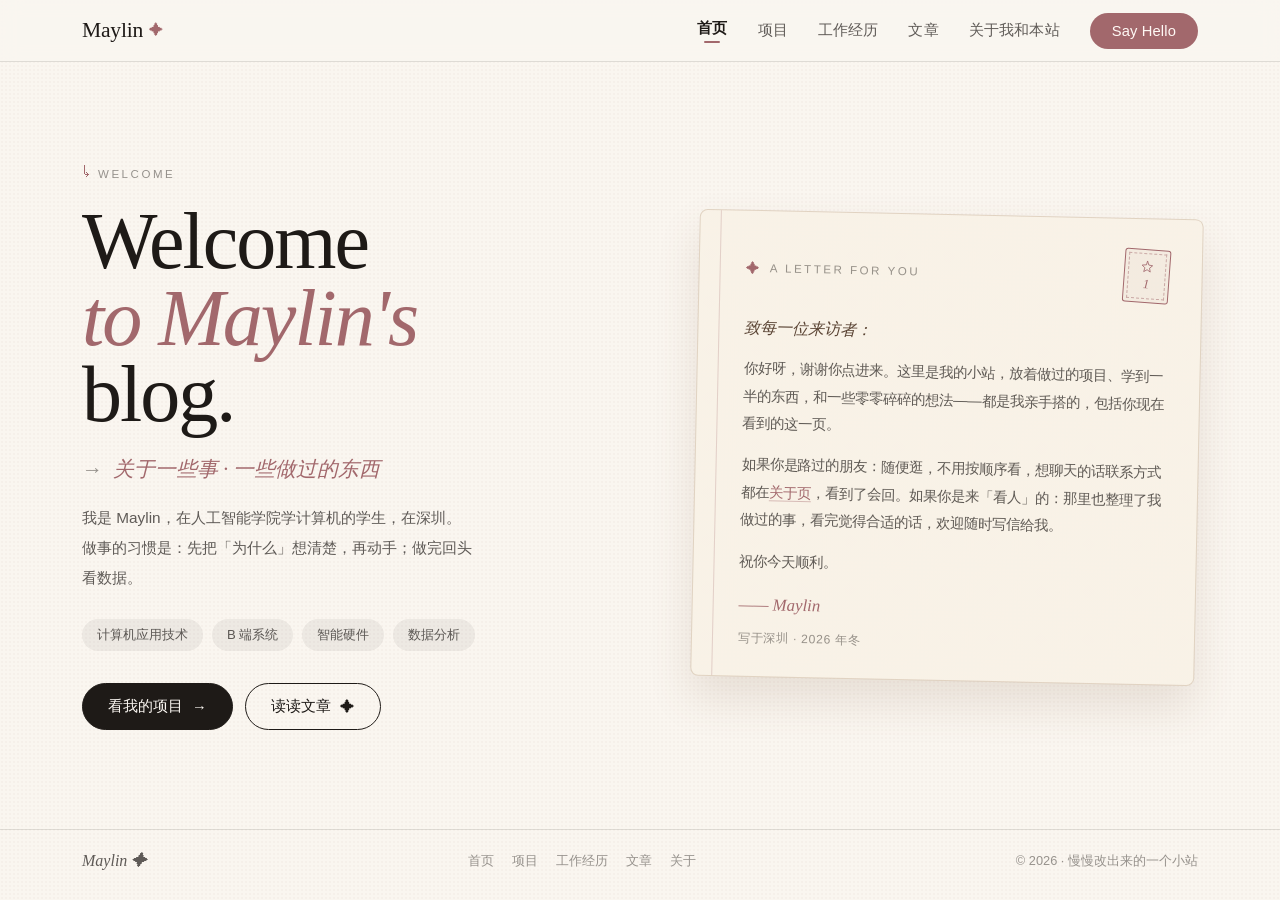
<file: index.html>
<!DOCTYPE html>
<html lang="zh-CN">
<head>
  <meta charset="UTF-8" />
  <meta name="viewport" content="width=device-width, initial-scale=1.0" />
  <link rel="icon" type="image/svg+xml" href="favicon.svg" />
  <link rel="icon" type="image/png" href="favicon.png" />
  <title>Maylin's blog ✦ 首页</title>
  <meta name="description" content="欢迎来到 Maylin 的博客：记录做过的项目、正在学的东西，和一些零零碎碎的想法。" />
  <meta name="author" content="Maylin" />
  <meta property="og:title" content="Maylin's blog" />
  <meta property="og:description" content="记录做过的项目、正在学的东西，和一些零零碎碎的想法。" />
  <meta property="og:type" content="website" />
  <link rel="stylesheet" href="styles.css?v=20261121" />
</head>
<body>
<div class="page">

  <!-- ===================== 导航（四个页面共用结构） ===================== -->
  <header class="nav">
    <div class="nav-inner">
      <a class="brand" href="index.html">Maylin <span class="star">✦</span></a>
      <button class="menu-btn" id="menuBtn" aria-expanded="false" aria-controls="navLinks" aria-label="打开菜单">☰</button>
      <ul class="nav-links" id="navLinks">
        <li><a class="active" href="index.html">首页</a></li>
        <li><a href="projects.html">项目</a></li>
        <li><a href="experience.html">工作经历</a></li>
        <li><a href="posts.html">文章</a></li>
        <li><a href="about.html">关于我和本站</a></li>
        <li><a class="nav-cta" href="about.html#contact">Say Hello</a></li>
      </ul>
    </div>
  </header>

  <main>
    <!-- ===================== 首屏：欢迎来到 Maylin 的博客 ===================== -->
    <div class="shell">
      <div class="wrap">
        <div class="hero-grid">
          <div>
            <p class="eyebrow"><span class="arrow">↳</span> welcome</p>

            <h1 class="display">
              <span>Welcome</span>
              <span class="italic">to Maylin's</span>
              <span>blog.</span>
            </h1>

            <p class="italic-line">关于一些事 · 一些做过的东西</p>

            <p class="lead">
              我是 Maylin，在人工智能学院学计算机的学生，在深圳。
              做事的习惯是：先把「为什么」想清楚，再动手；做完回头看数据。
            </p>

            <ul class="pills">
              <li>计算机应用技术</li>
              <li>B 端系统</li>
              <li>智能硬件</li>
              <li>数据分析</li>
            </ul>

            <div class="actions">
              <a class="btn btn-dark" href="projects.html">看我的项目 <span aria-hidden="true">→</span></a>
              <a class="btn btn-outline" href="posts.html">读读文章 <span aria-hidden="true">✦</span></a>
            </div>
          </div>

          <!-- 右侧：写给来访者的一封信 -->
          <div class="card-stage">
            <figure class="letter-card" aria-label="Maylin 写给来访者的话">
              <div class="letter-head">
                <span class="letter-mark" aria-hidden="true">✦</span>
                <span class="letter-title">a letter for you</span>
                <span class="stamp" aria-hidden="true">
                  <svg viewBox="0 0 24 24" width="14" height="14" fill="none" stroke="currentColor" stroke-width="1.4" stroke-linecap="round" stroke-linejoin="round" aria-hidden="true"><path d="M12 2l2.4 6.2L21 9l-5 4.4 1.6 6.6L12 16.4 6.4 20l1.6-6.6L3 9l6.6-.8z"/></svg>
                  <span class="stamp-val">1</span>
                </span>
              </div>
              <div class="letter-body">
                <p class="salut">致每一位来访者：</p>
                <p>你好呀，谢谢你点进来。这里是我的小站，放着做过的项目、学到一半的东西，和一些零零碎碎的想法——都是我亲手搭的，包括你现在看到的这一页。</p>
                <p>如果你是路过的朋友：随便逛，不用按顺序看，想聊天的话联系方式都在<a href="about.html">关于页</a>，看到了会回。如果你是来「看人」的：那里也整理了我做过的事，看完觉得合适的话，欢迎随时写信给我。</p>
                <p>祝你今天顺利。</p>
                <p class="sign">—— Maylin<span class="sign-note">写于深圳 · 2026 年冬</span></p>
              </div>
            </figure>
          </div>
        </div>
      </div>
    </div>
  </main>

  <!-- ===================== 页脚 ===================== -->
  <footer class="site">
    <div class="wrap foot-inner">
      <span class="f-brand">Maylin ✦</span>
      <nav class="foot-nav" aria-label="页脚导航">
        <a href="index.html">首页</a>
        <a href="projects.html">项目</a>
        <a href="experience.html">工作经历</a>
        <a href="posts.html">文章</a>
        <a href="about.html">关于</a>
      </nav>
      <span>© 2026 · 慢慢改出来的一个小站</span>
    </div>
  </footer>
</div>

<script src="script.js?v=20261121"></script>
</body>
</html>
</file>
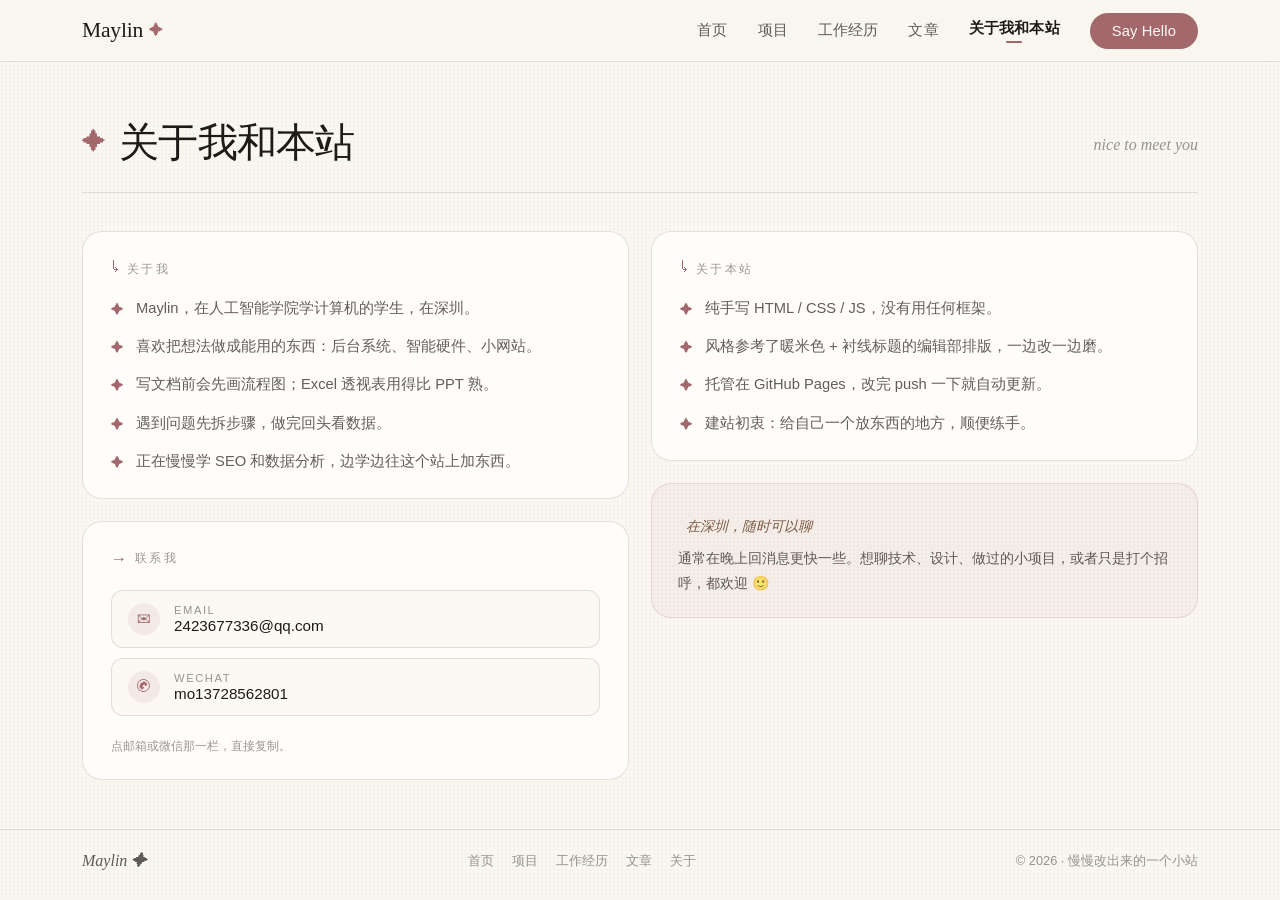
<file: about.html>
<!DOCTYPE html>
<html lang="zh-CN">
<head>
  <meta charset="UTF-8" />
  <meta name="viewport" content="width=device-width, initial-scale=1.0" />
  <link rel="icon" type="image/svg+xml" href="favicon.svg" />
  <link rel="icon" type="image/png" href="favicon.png" />
  <title>关于我和本站 · Maylin's blog</title>
  <meta name="description" content="关于 Maylin 和这个博客：我是谁、这个站怎么做的、怎么联系我。" />
  <meta name="author" content="Maylin" />
  <link rel="stylesheet" href="styles.css?v=20261121" />
</head>
<body>
<div class="page">

  <header class="nav">
    <div class="nav-inner">
      <a class="brand" href="index.html">Maylin <span class="star">✦</span></a>
      <button class="menu-btn" id="menuBtn" aria-expanded="false" aria-controls="navLinks" aria-label="打开菜单">☰</button>
      <ul class="nav-links" id="navLinks">
        <li><a href="index.html">首页</a></li>
        <li><a href="projects.html">项目</a></li>
        <li><a href="experience.html">工作经历</a></li>
        <li><a href="posts.html">文章</a></li>
        <li><a class="active" href="about.html">关于我和本站</a></li>
        <li><a class="nav-cta" href="#contact">Say Hello</a></li>
      </ul>
    </div>
  </header>

  <main>
    <div class="shell">
      <div class="wrap">
        <div class="section-title-row">
          <h1 class="sec-title"><span class="star">✦</span> 关于我和本站</h1>
          <p class="sec-note">nice to meet you</p>
        </div>
        <div class="rule"></div>

        <div class="two-col">
          <!-- 左：关于我 + 联系方式 -->
          <div id="contact">
            <div class="panel">
              <p class="panel-label"><span class="arrow">↳</span> 关于我</p>
              <ul class="fact-list">
                <li><span class="mark">✦</span><span>Maylin，在人工智能学院学计算机的学生，在深圳。</span></li>
                <li><span class="mark">✦</span><span>喜欢把想法做成能用的东西：后台系统、智能硬件、小网站。</span></li>
                <li><span class="mark">✦</span><span>写文档前会先画流程图；Excel 透视表用得比 PPT 熟。</span></li>
                <li><span class="mark">✦</span><span>遇到问题先拆步骤，做完回头看数据。</span></li>
                <li><span class="mark">✦</span><span>正在慢慢学 SEO 和数据分析，边学边往这个站上加东西。</span></li>
              </ul>
            </div>

            <div class="panel" style="margin-top: 22px;">
              <p class="panel-label"><span class="arrow">→</span> 联系我</p>
              <ul class="row-list">
                <li>
                  <!-- 点一下复制邮箱：招聘方多在网页版邮箱里发信，复制比唤起客户端更稳 -->
                  <button class="row" type="button" data-copy="2423677336@qq.com" data-copy-label="邮箱">
                    <span class="icon" aria-hidden="true">✉</span>
                    <span class="text">
                      <span class="label">Email</span>
                      <span class="value">2423677336@qq.com</span>
                    </span>
                  </button>
                </li>
                <li>
                  <button class="row" type="button" data-copy="mo13728562801" data-copy-label="微信号">
                    <span class="icon" aria-hidden="true">✆</span>
                    <span class="text">
                      <span class="label">WeChat</span>
                      <span class="value">mo13728562801</span>
                    </span>
                  </button>
                </li>
              </ul>
              <p class="copy-hint" id="copyHint" role="status" aria-live="polite">点邮箱或微信那一栏，直接复制。</p>
            </div>
          </div>

          <!-- 右：关于本站 -->
          <div>
            <div class="panel">
              <p class="panel-label"><span class="arrow">↳</span> 关于本站</p>
              <ul class="fact-list">
                <li><span class="mark">✦</span><span>纯手写 HTML / CSS / JS，没有用任何框架。</span></li>
                <li><span class="mark">✦</span><span>风格参考了暖米色 + 衬线标题的编辑部排版，一边改一边磨。</span></li>
                <li><span class="mark">✦</span><span>托管在 GitHub Pages，改完 push 一下就自动更新。</span></li>
                <li><span class="mark">✦</span><span>建站初衷：给自己一个放东西的地方，顺便练手。</span></li>
              </ul>
            </div>

            <div class="status-card">
              <p class="status-top"><span class="dot"></span>在深圳，随时可以聊</p>
              <p>通常在晚上回消息更快一些。想聊技术、设计、做过的小项目，或者只是打个招呼，都欢迎 🙂</p>
            </div>
          </div>
        </div>
      </div>
    </div>
  </main>

  <footer class="site">
    <div class="wrap foot-inner">
      <span class="f-brand">Maylin ✦</span>
      <nav class="foot-nav" aria-label="页脚导航">
        <a href="index.html">首页</a>
        <a href="projects.html">项目</a>
        <a href="experience.html">工作经历</a>
        <a href="posts.html">文章</a>
        <a href="about.html">关于</a>
      </nav>
      <span>© 2026 · 慢慢改出来的一个小站</span>
    </div>
  </footer>
</div>

<script src="script.js?v=20261121"></script>
</body>
</html>
</file>
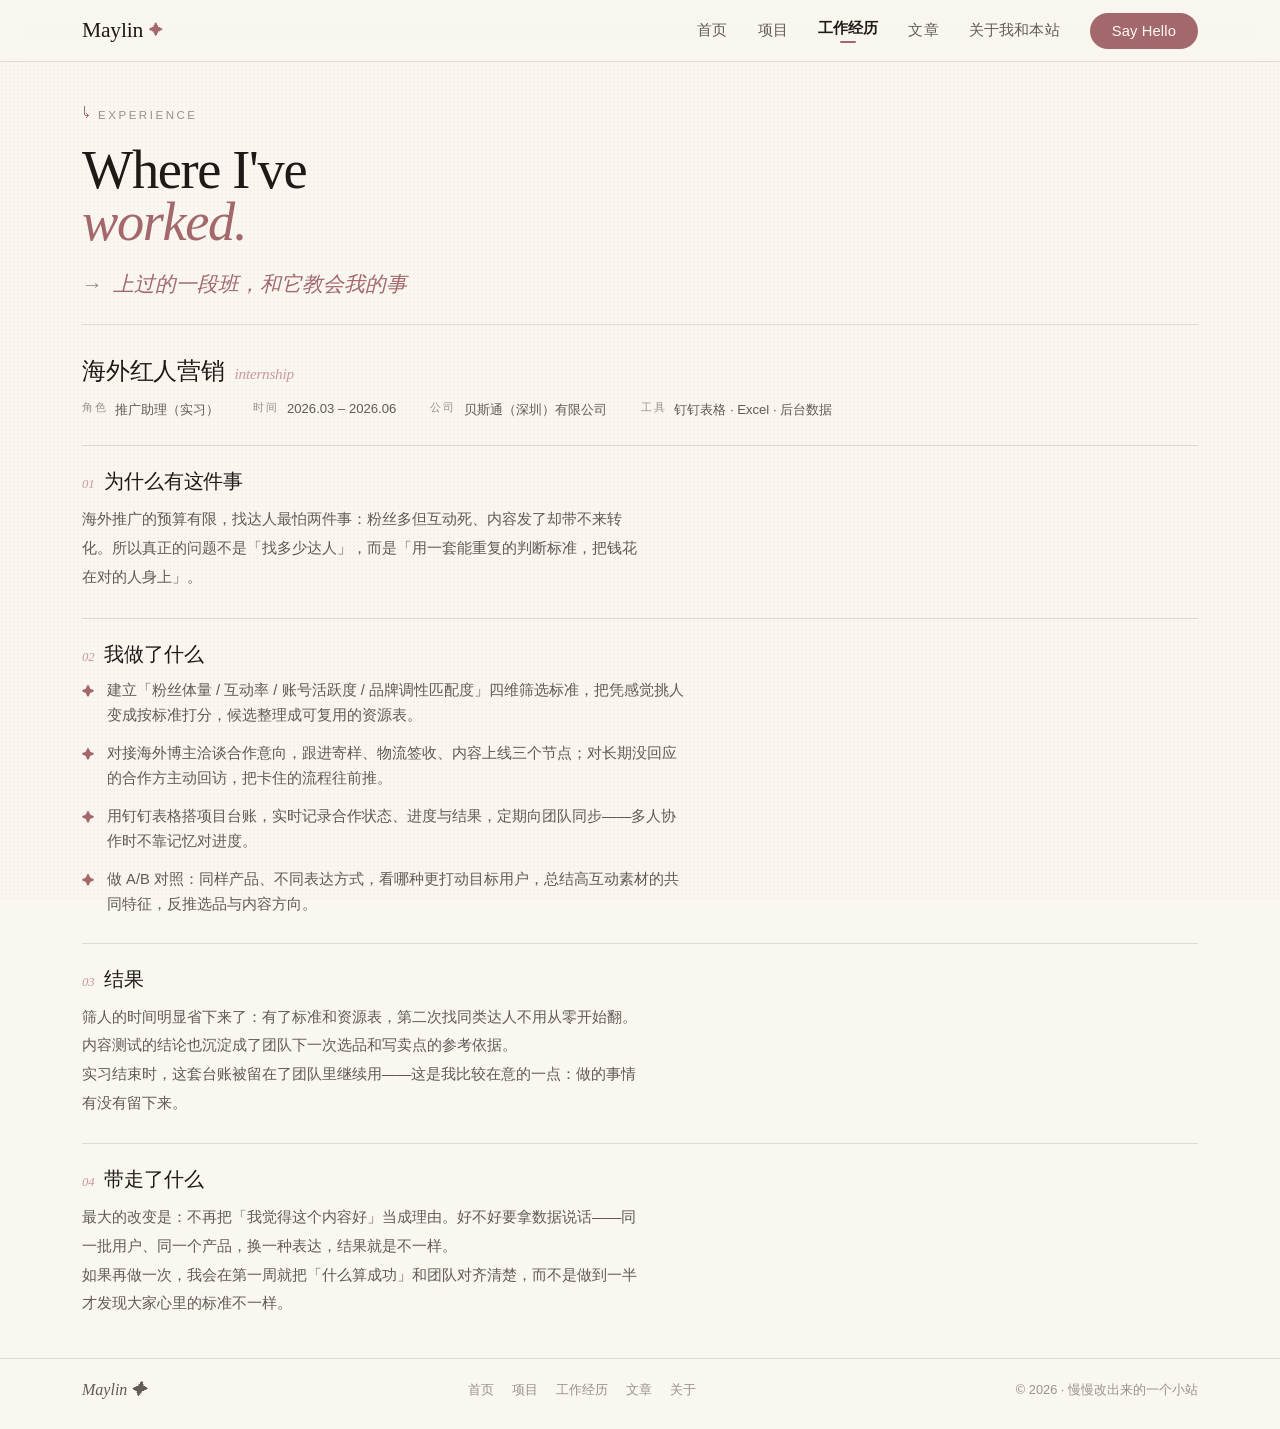
<file: experience.html>
<!DOCTYPE html>
<html lang="zh-CN">
<head>
  <meta charset="UTF-8" />
  <meta name="viewport" content="width=device-width, initial-scale=1.0" />
  <link rel="icon" type="image/svg+xml" href="favicon.svg" />
  <link rel="icon" type="image/png" href="favicon.png" />
  <title>工作经历 · Maylin's blog</title>
  <meta name="description" content="Maylin 的工作经历：海外红人营销推广助理实习——筛选达人、跟进内容、对照测试与数据复盘。" />
  <meta name="author" content="Maylin" />
  <meta property="og:title" content="工作经历 · Maylin's blog" />
  <meta property="og:description" content="实习期间做的事：海外红人营销。" />
  <meta property="og:type" content="website" />
  <link rel="stylesheet" href="styles.css?v=20261121" />
</head>
<body>
<div class="page">

  <header class="nav">
    <div class="nav-inner">
      <a class="brand" href="index.html">Maylin <span class="star">✦</span></a>
      <button class="menu-btn" id="menuBtn" aria-expanded="false" aria-controls="navLinks" aria-label="打开菜单">☰</button>
      <ul class="nav-links" id="navLinks">
        <li><a href="index.html">首页</a></li>
        <li><a href="projects.html">项目</a></li>
        <li><a class="active" href="experience.html">工作经历</a></li>
        <li><a href="posts.html">文章</a></li>
        <li><a href="about.html">关于我和本站</a></li>
        <li><a class="nav-cta" href="about.html#contact">Say Hello</a></li>
      </ul>
    </div>
  </header>

  <main>
    <div class="shell">
      <div class="wrap">

        <div class="detail-head">
          <p class="eyebrow"><span class="arrow">↳</span> experience</p>
          <h1 class="display">
            <span>Where I've</span>
            <span class="italic">worked.</span>
          </h1>
          <p class="italic-line">上过的一段班，和它教会我的事</p>
        </div>

        <div class="rule" style="margin-top:26px;"></div>

        <div class="detail-body" style="max-width:none;">

          <section style="border-top:none; padding-top:0;">
            <h2 class="d-title" style="font-size:1.5rem;">海外红人营销 <span class="n" style="font-size:0.95rem;">internship</span></h2>
            <ul class="meta-row" style="margin-top:14px;">
              <li><span>角色</span>推广助理（实习）</li>
              <li><span>时间</span>2026.03 – 2026.06</li>
              <li><span>公司</span>贝斯通（深圳）有限公司</li>
              <li><span>工具</span>钉钉表格 · Excel · 后台数据</li>
            </ul>
          </section>

          <section>
            <h2 class="d-title"><span class="n">01</span> 为什么有这件事</h2>
            <p>海外推广的预算有限，找达人最怕两件事：粉丝多但互动死、内容发了却带不来转化。所以真正的问题不是「找多少达人」，而是「用一套能重复的判断标准，把钱花在对的人身上」。</p>
            <!-- 有背景信息后可补：当时的预算规模、目标（曝光 / 点击 / 出单）、团队怎么分工。 -->
          </section>

          <section>
            <h2 class="d-title"><span class="n">02</span> 我做了什么</h2>
            <ul class="fact-list">
              <li><span class="mark">✦</span><span>建立「粉丝体量 / 互动率 / 账号活跃度 / 品牌调性匹配度」四维筛选标准，把凭感觉挑人变成按标准打分，候选整理成可复用的资源表。</span></li>
              <li><span class="mark">✦</span><span>对接海外博主洽谈合作意向，跟进寄样、物流签收、内容上线三个节点；对长期没回应的合作方主动回访，把卡住的流程往前推。</span></li>
              <li><span class="mark">✦</span><span>用钉钉表格搭项目台账，实时记录合作状态、进度与结果，定期向团队同步——多人协作时不靠记忆对进度。</span></li>
              <li><span class="mark">✦</span><span>做 A/B 对照：同样产品、不同表达方式，看哪种更打动目标用户，总结高互动素材的共同特征，反推选品与内容方向。</span></li>
            </ul>
            <!-- 有数据后补：候选达人数、进入合作池数、做了几组对照、转化差异大概多少。 -->
          </section>

          <section>
            <h2 class="d-title"><span class="n">03</span> 结果</h2>
            <p>筛人的时间明显省下来了：有了标准和资源表，第二次找同类达人不用从零开始翻。内容测试的结论也沉淀成了团队下一次选品和写卖点的参考依据。</p>
            <p>实习结束时，这套台账被留在了团队里继续用——这是我比较在意的一点：做的事情有没有留下来。</p>
          </section>

          <section>
            <h2 class="d-title"><span class="n">04</span> 带走了什么</h2>
            <p>最大的改变是：不再把「我觉得这个内容好」当成理由。好不好要拿数据说话——同一批用户、同一个产品，换一种表达，结果就是不一样。</p>
            <p>如果再做一次，我会在第一周就把「什么算成功」和团队对齐清楚，而不是做到一半才发现大家心里的标准不一样。</p>
          </section>

        </div>

      </div>
    </div>
  </main>

  <footer class="site">
    <div class="wrap foot-inner">
      <span class="f-brand">Maylin ✦</span>
      <nav class="foot-nav" aria-label="页脚导航">
        <a href="index.html">首页</a>
        <a href="projects.html">项目</a>
        <a href="experience.html">工作经历</a>
        <a href="posts.html">文章</a>
        <a href="about.html">关于</a>
      </nav>
      <span>© 2026 · 慢慢改出来的一个小站</span>
    </div>
  </footer>
</div>

<script src="script.js?v=20261121"></script>
</body>
</html>
</file>
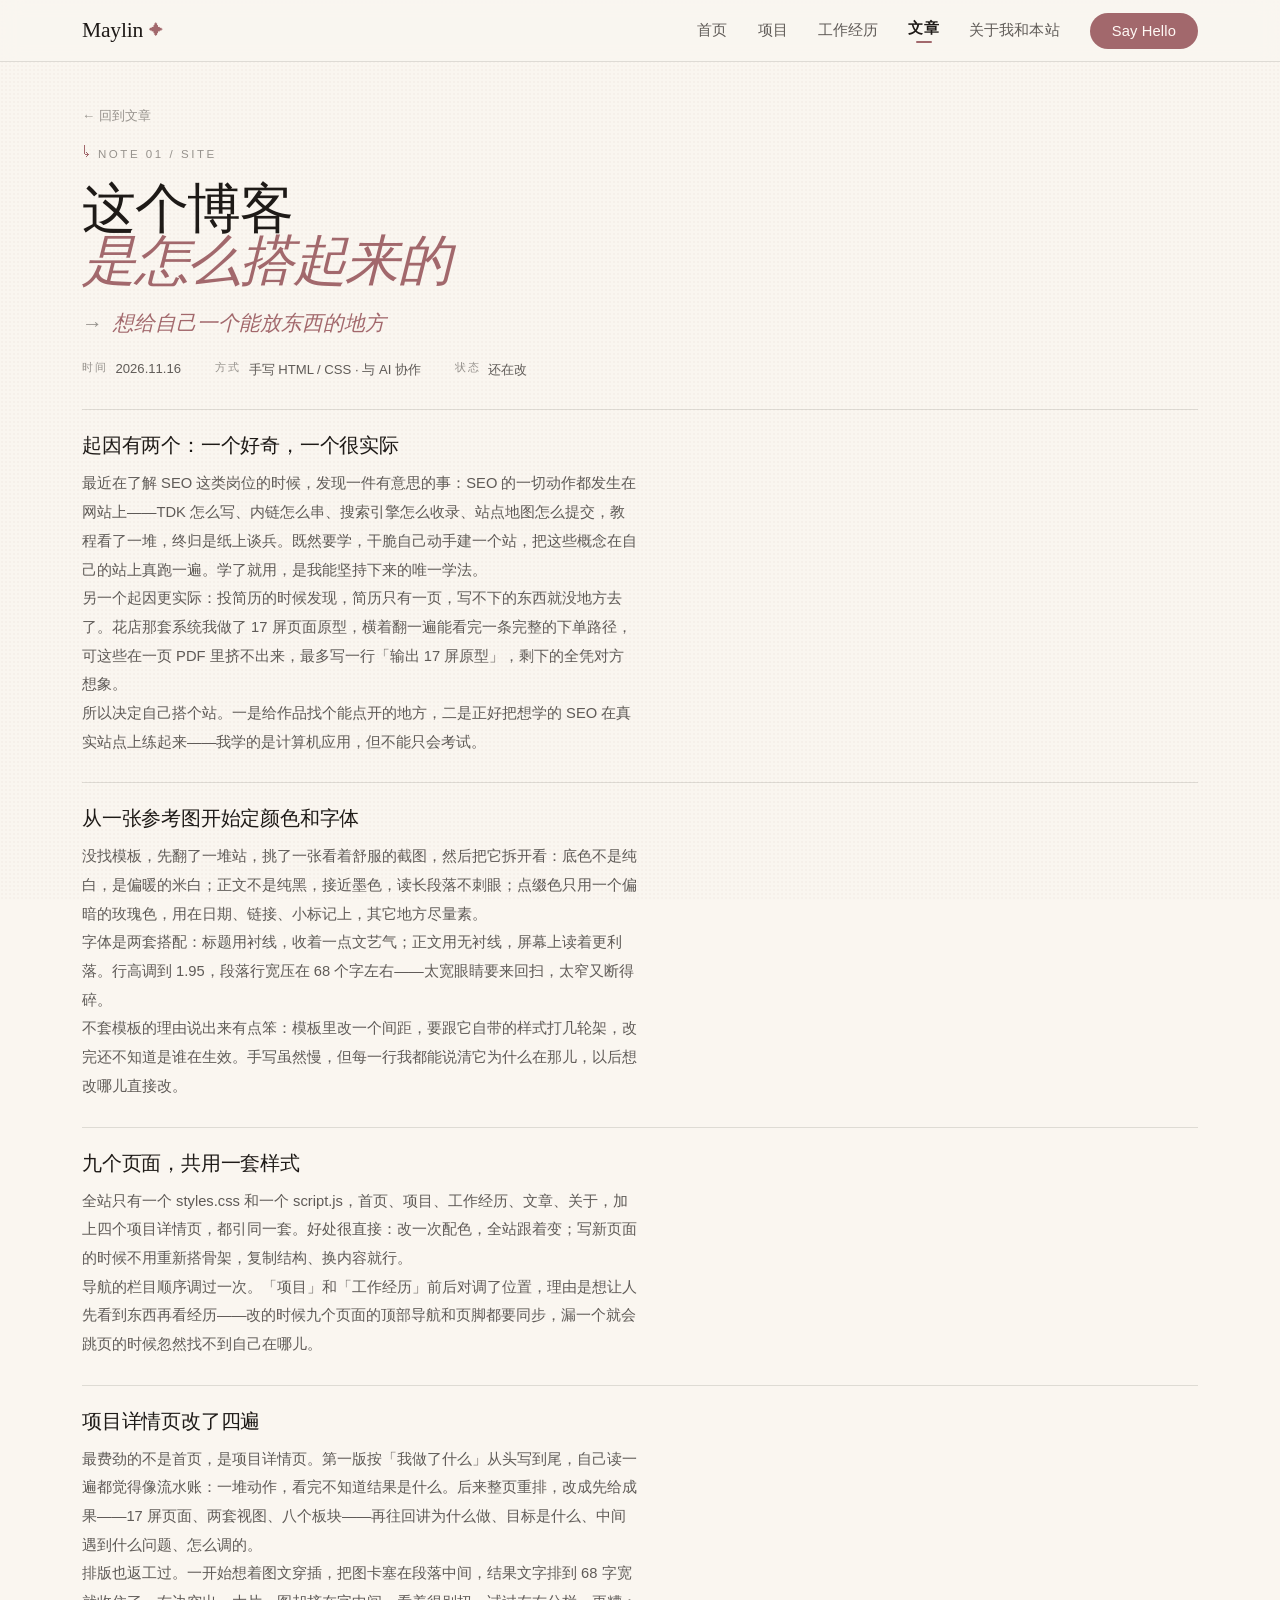
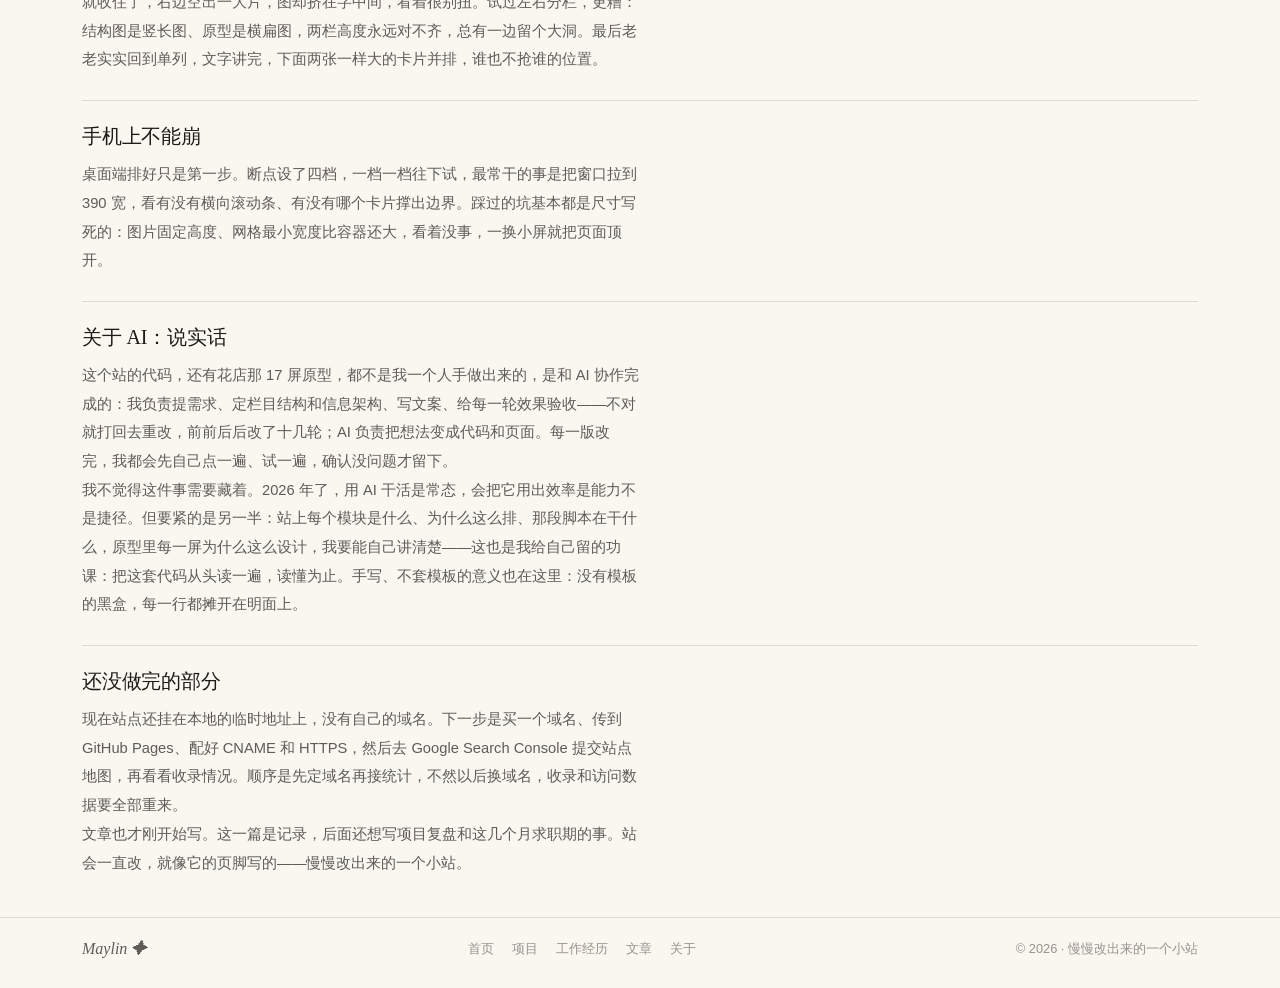
<file: post-blog.html>
<!DOCTYPE html>
<html lang="zh-CN">
<head>
  <meta charset="UTF-8" />
  <meta name="viewport" content="width=device-width, initial-scale=1.0" />
  <link rel="icon" type="image/svg+xml" href="favicon.svg" />
  <link rel="icon" type="image/png" href="favicon.png" />
  <title>这个博客是怎么搭起来的 · Maylin's blog</title>
  <meta name="description" content="从对 SEO 的好奇和「作品没地方放」这个实际问题出发，到配色、字体、多页结构、项目详情页改了四遍、和 AI 协作写代码——记录这个小站是怎么从零搭起来的。" />
  <meta name="author" content="Maylin" />
  <meta property="og:title" content="这个博客是怎么搭起来的 · Maylin's blog" />
  <meta property="og:description" content="手写 HTML / CSS，不套模板，改了很多遍的一个小站。" />
  <meta property="og:type" content="article" />
  <link rel="stylesheet" href="styles.css?v=20261121" />
</head>
<body>
<div class="page">

  <header class="nav">
    <div class="nav-inner">
      <a class="brand" href="index.html">Maylin <span class="star">✦</span></a>
      <button class="menu-btn" id="menuBtn" aria-expanded="false" aria-controls="navLinks" aria-label="打开菜单">☰</button>
      <ul class="nav-links" id="navLinks">
        <li><a href="index.html">首页</a></li>
        <li><a href="projects.html">项目</a></li>
        <li><a href="experience.html">工作经历</a></li>
        <li><a class="active" href="posts.html">文章</a></li>
        <li><a href="about.html">关于我和本站</a></li>
        <li><a class="nav-cta" href="about.html#contact">Say Hello</a></li>
      </ul>
    </div>
  </header>

  <main>
    <div class="shell">
      <div class="wrap">
        <a class="back-link" href="posts.html">← 回到文章</a>

        <div class="detail-head">
          <p class="eyebrow"><span class="arrow">↳</span> note 01 / site</p>
          <h1 class="display">
            <span>这个博客</span>
            <span class="italic">是怎么搭起来的</span>
          </h1>
          <p class="italic-line">想给自己一个能放东西的地方</p>

          <ul class="meta-row">
            <li><span>时间</span>2026.11.16</li>
            <li><span>方式</span>手写 HTML / CSS · 与 AI 协作</li>
            <li><span>状态</span>还在改</li>
          </ul>
        </div>

        <div class="detail-body">

          <section>
            <h2 class="d-title">起因有两个：一个好奇，一个很实际</h2>
            <p>最近在了解 SEO 这类岗位的时候，发现一件有意思的事：SEO 的一切动作都发生在网站上——TDK 怎么写、内链怎么串、搜索引擎怎么收录、站点地图怎么提交，教程看了一堆，终归是纸上谈兵。既然要学，干脆自己动手建一个站，把这些概念在自己的站上真跑一遍。学了就用，是我能坚持下来的唯一学法。</p>
            <p>另一个起因更实际：投简历的时候发现，简历只有一页，写不下的东西就没地方去了。花店那套系统我做了 17 屏页面原型，横着翻一遍能看完一条完整的下单路径，可这些在一页 PDF 里挤不出来，最多写一行「输出 17 屏原型」，剩下的全凭对方想象。</p>
            <p>所以决定自己搭个站。一是给作品找个能点开的地方，二是正好把想学的 SEO 在真实站点上练起来——我学的是计算机应用，但不能只会考试。</p>
          </section>

          <section>
            <h2 class="d-title">从一张参考图开始定颜色和字体</h2>
            <p>没找模板，先翻了一堆站，挑了一张看着舒服的截图，然后把它拆开看：底色不是纯白，是偏暖的米白；正文不是纯黑，接近墨色，读长段落不刺眼；点缀色只用一个偏暗的玫瑰色，用在日期、链接、小标记上，其它地方尽量素。</p>
            <p>字体是两套搭配：标题用衬线，收着一点文艺气；正文用无衬线，屏幕上读着更利落。行高调到 1.95，段落行宽压在 68 个字左右——太宽眼睛要来回扫，太窄又断得碎。</p>
            <p>不套模板的理由说出来有点笨：模板里改一个间距，要跟它自带的样式打几轮架，改完还不知道是谁在生效。手写虽然慢，但每一行我都能说清它为什么在那儿，以后想改哪儿直接改。</p>
          </section>

          <section>
            <h2 class="d-title">九个页面，共用一套样式</h2>
            <p>全站只有一个 styles.css 和一个 script.js，首页、项目、工作经历、文章、关于，加上四个项目详情页，都引同一套。好处很直接：改一次配色，全站跟着变；写新页面的时候不用重新搭骨架，复制结构、换内容就行。</p>
            <p>导航的栏目顺序调过一次。「项目」和「工作经历」前后对调了位置，理由是想让人先看到东西再看经历——改的时候九个页面的顶部导航和页脚都要同步，漏一个就会跳页的时候忽然找不到自己在哪儿。</p>
          </section>

          <section>
            <h2 class="d-title">项目详情页改了四遍</h2>
            <p>最费劲的不是首页，是项目详情页。第一版按「我做了什么」从头写到尾，自己读一遍都觉得像流水账：一堆动作，看完不知道结果是什么。后来整页重排，改成先给成果——17 屏页面、两套视图、八个板块——再往回讲为什么做、目标是什么、中间遇到什么问题、怎么调的。</p>
            <p>排版也返工过。一开始想着图文穿插，把图卡塞在段落中间，结果文字排到 68 字宽就收住了，右边空出一大片，图却挤在字中间，看着很别扭。试过左右分栏，更糟：结构图是竖长图、原型是横扁图，两栏高度永远对不齐，总有一边留个大洞。最后老老实实回到单列，文字讲完，下面两张一样大的卡片并排，谁也不抢谁的位置。</p>
          </section>

          <section>
            <h2 class="d-title">手机上不能崩</h2>
            <p>桌面端排好只是第一步。断点设了四档，一档一档往下试，最常干的事是把窗口拉到 390 宽，看有没有横向滚动条、有没有哪个卡片撑出边界。踩过的坑基本都是尺寸写死的：图片固定高度、网格最小宽度比容器还大，看着没事，一换小屏就把页面顶开。</p>
          </section>

          <section>
            <h2 class="d-title">关于 AI：说实话</h2>
            <p>这个站的代码，还有花店那 17 屏原型，都不是我一个人手做出来的，是和 AI 协作完成的：我负责提需求、定栏目结构和信息架构、写文案、给每一轮效果验收——不对就打回去重改，前前后后改了十几轮；AI 负责把想法变成代码和页面。每一版改完，我都会先自己点一遍、试一遍，确认没问题才留下。</p>
            <p>我不觉得这件事需要藏着。2026 年了，用 AI 干活是常态，会把它用出效率是能力不是捷径。但要紧的是另一半：站上每个模块是什么、为什么这么排、那段脚本在干什么，原型里每一屏为什么这么设计，我要能自己讲清楚——这也是我给自己留的功课：把这套代码从头读一遍，读懂为止。手写、不套模板的意义也在这里：没有模板的黑盒，每一行都摊开在明面上。</p>
          </section>

          <section>
            <h2 class="d-title">还没做完的部分</h2>
            <p>现在站点还挂在本地的临时地址上，没有自己的域名。下一步是买一个域名、传到 GitHub Pages、配好 CNAME 和 HTTPS，然后去 Google Search Console 提交站点地图，再看看收录情况。顺序是先定域名再接统计，不然以后换域名，收录和访问数据要全部重来。</p>
            <p>文章也才刚开始写。这一篇是记录，后面还想写项目复盘和这几个月求职期的事。站会一直改，就像它的页脚写的——慢慢改出来的一个小站。</p>
          </section>

        </div>
      </div>
    </div>
  </main>

  <footer class="site">
    <div class="wrap foot-inner">
      <span class="f-brand">Maylin ✦</span>
      <nav class="foot-nav" aria-label="页脚导航">
        <a href="index.html">首页</a>
        <a href="projects.html">项目</a>
        <a href="experience.html">工作经历</a>
        <a href="posts.html">文章</a>
        <a href="about.html">关于</a>
      </nav>
      <span>© 2026 · 慢慢改出来的一个小站</span>
    </div>
  </footer>
</div>

<script src="script.js?v=20261121"></script>
</body>
</html>
</file>
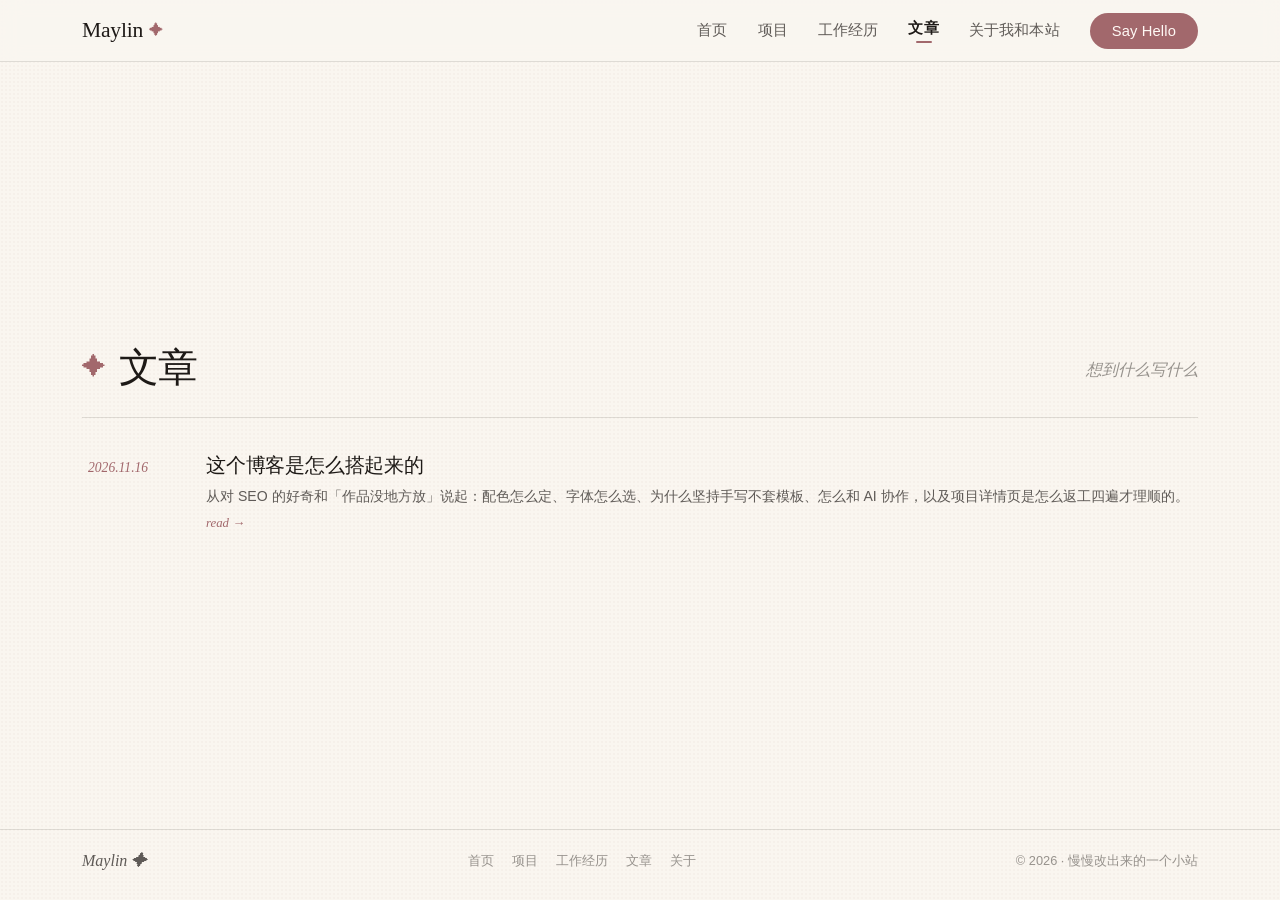
<file: posts.html>
<!DOCTYPE html>
<html lang="zh-CN">
<head>
  <meta charset="UTF-8" />
  <meta name="viewport" content="width=device-width, initial-scale=1.0" />
  <link rel="icon" type="image/svg+xml" href="favicon.svg" />
  <link rel="icon" type="image/png" href="favicon.png" />
  <title>文章 · Maylin's blog</title>
  <meta name="description" content="Maylin 的文章列表：项目复盘、学习笔记和一些小思考。" />
  <meta name="author" content="Maylin" />
  <link rel="stylesheet" href="styles.css?v=20261121" />
</head>
<body>
<div class="page">

  <header class="nav">
    <div class="nav-inner">
      <a class="brand" href="index.html">Maylin <span class="star">✦</span></a>
      <button class="menu-btn" id="menuBtn" aria-expanded="false" aria-controls="navLinks" aria-label="打开菜单">☰</button>
      <ul class="nav-links" id="navLinks">
        <li><a href="index.html">首页</a></li>
        <li><a href="projects.html">项目</a></li>
        <li><a href="experience.html">工作经历</a></li>
        <li><a class="active" href="posts.html">文章</a></li>
        <li><a href="about.html">关于我和本站</a></li>
        <li><a class="nav-cta" href="about.html#contact">Say Hello</a></li>
      </ul>
    </div>
  </header>

  <main>
    <div class="shell">
      <div class="wrap">
        <div class="section-title-row">
          <h1 class="sec-title"><span class="star">✦</span> 文章</h1>
          <p class="sec-note">想到什么写什么</p>
        </div>
        <div class="rule"></div>

        <!--
          文章列表使用说明：
          1. 每篇文章做成一个单独的 html 文件（如 post-blog.html），把 href 指过去就行；
          2. 现在只挂了一篇，后面写完再往 <ul> 里加一条 <li>，照抄结构换日期 / 标题 / 摘要；
          3. 日期格式随意，保持"日期在前、标题在后"的排版节奏即可。
        -->
        <ul class="post-list">
          <li class="post-item">
            <a class="post-link" href="post-blog.html">
              <span class="post-date">2026.11.16</span>
              <span class="post-body">
                <h3>这个博客是怎么搭起来的</h3>
                <p>从对 SEO 的好奇和「作品没地方放」说起：配色怎么定、字体怎么选、为什么坚持手写不套模板、怎么和 AI 协作，以及项目详情页是怎么返工四遍才理顺的。</p>
                <span class="go">read →</span>
              </span>
            </a>
          </li>
        </ul>
      </div>
    </div>
  </main>

  <footer class="site">
    <div class="wrap foot-inner">
      <span class="f-brand">Maylin ✦</span>
      <nav class="foot-nav" aria-label="页脚导航">
        <a href="index.html">首页</a>
        <a href="projects.html">项目</a>
        <a href="experience.html">工作经历</a>
        <a href="posts.html">文章</a>
        <a href="about.html">关于</a>
      </nav>
      <span>© 2026 · 慢慢改出来的一个小站</span>
    </div>
  </footer>
</div>

<script src="script.js?v=20261121"></script>
</body>
</html>
</file>
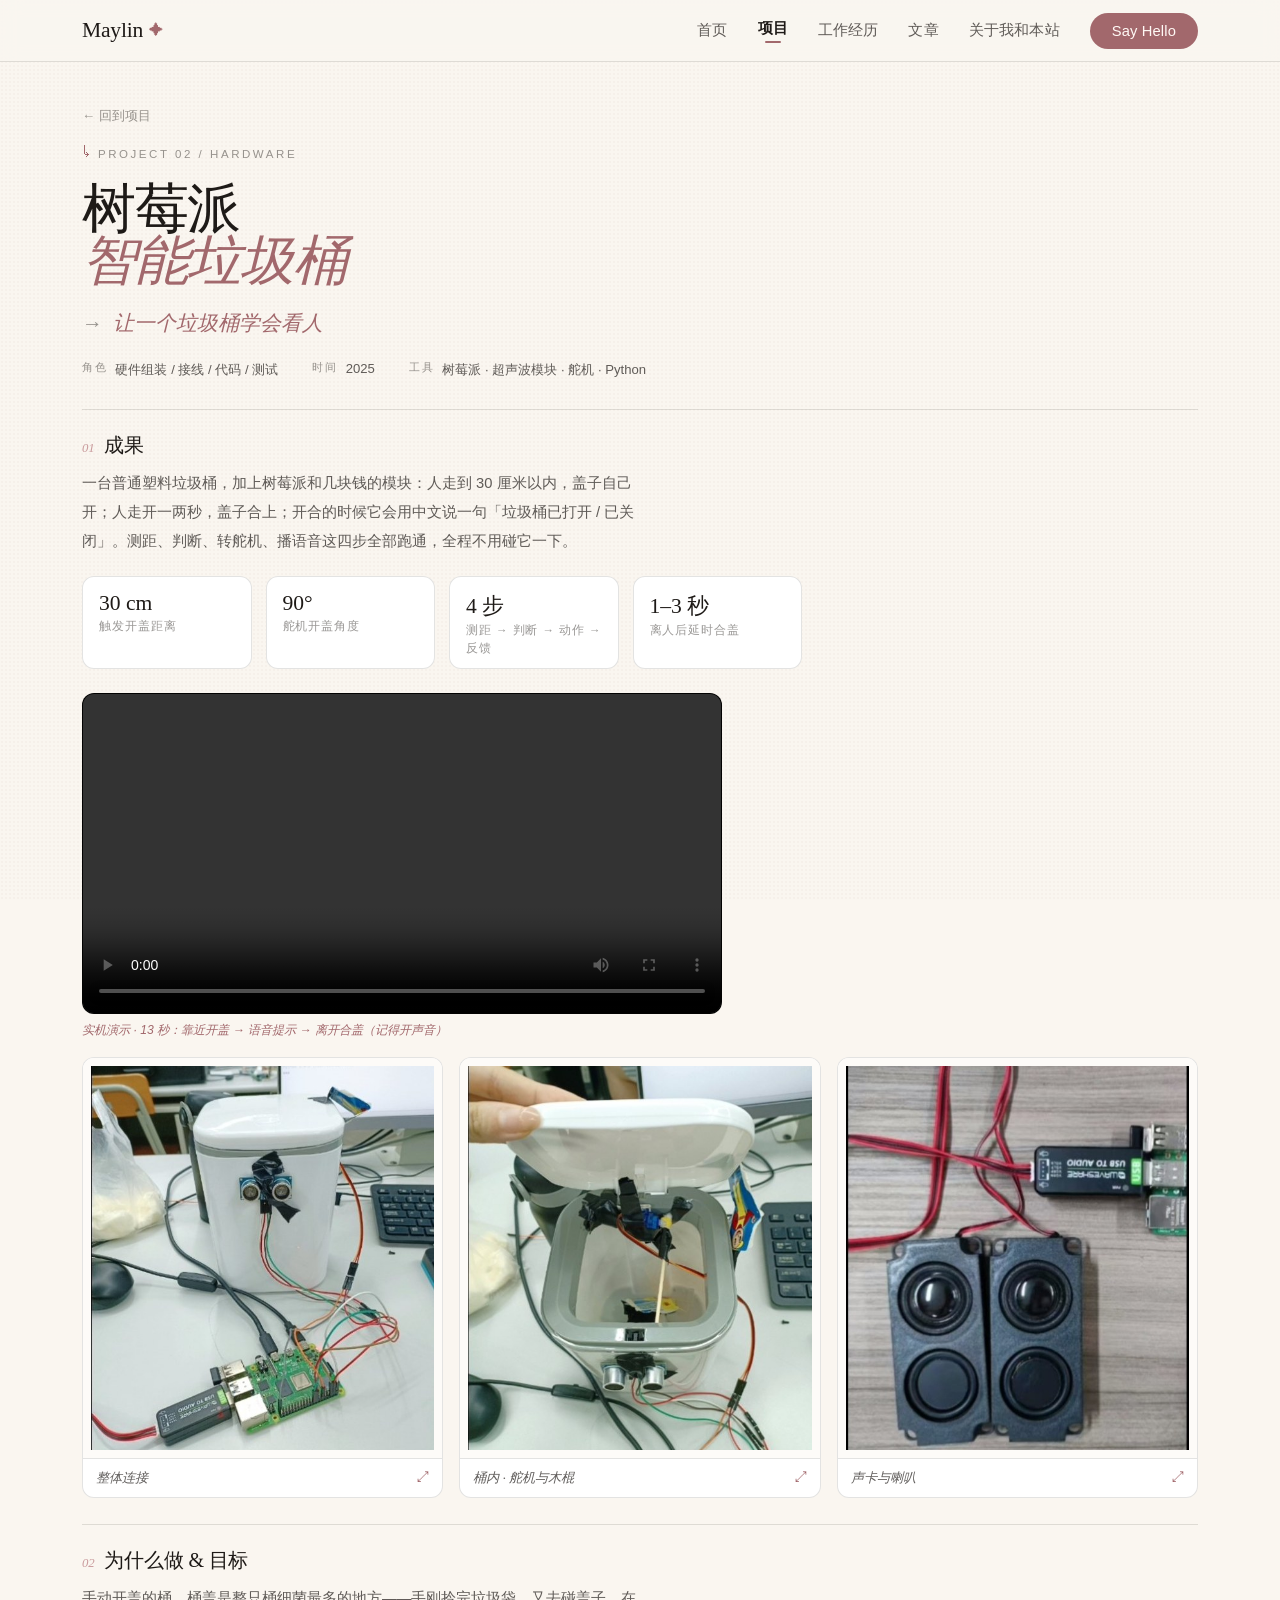
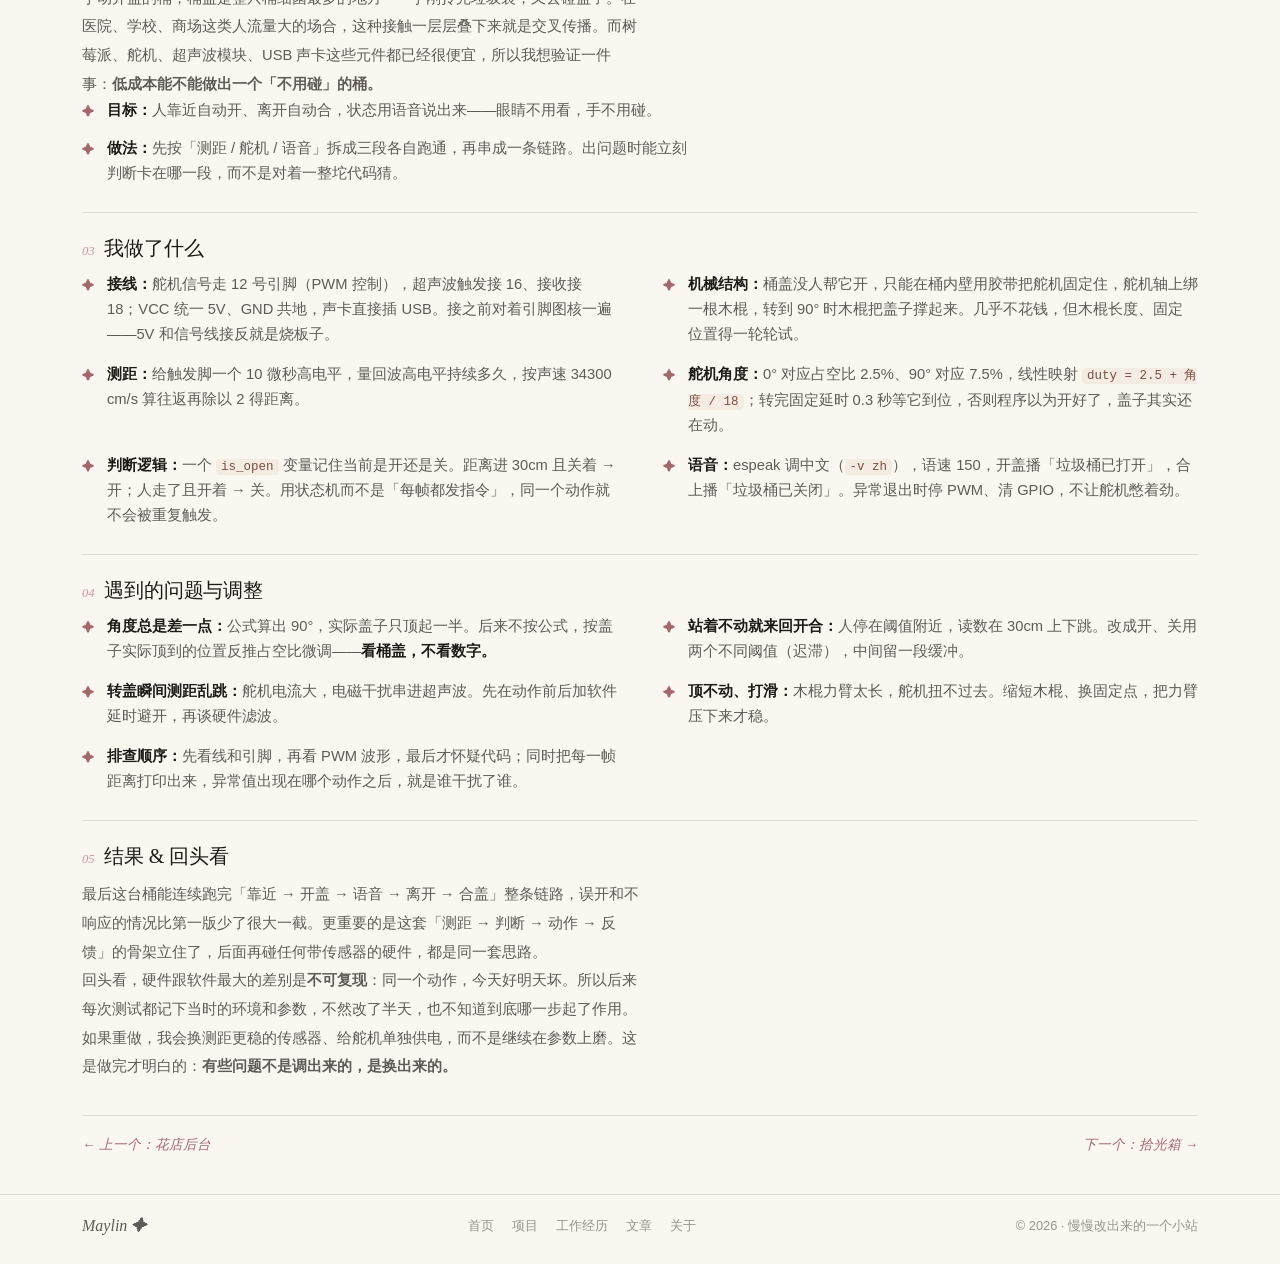
<file: project-bin.html>
<!DOCTYPE html>
<html lang="zh-CN">
<head>
  <meta charset="UTF-8" />
  <meta name="viewport" content="width=device-width, initial-scale=1.0" />
  <link rel="icon" type="image/svg+xml" href="favicon.svg" />
  <link rel="icon" type="image/png" href="favicon.png" />
  <title>树莓派智能垃圾桶 · Maylin's blog</title>
  <meta name="description" content="树莓派 + 超声波 + 舵机做的感应垃圾桶：30cm 内自动开盖、离人后合盖、语音播报状态。记录接线、PWM 校准、迟滞防抖与排查顺序。" />
  <meta name="author" content="Maylin" />
  <meta property="og:title" content="树莓派智能垃圾桶 · Maylin's blog" />
  <meta property="og:description" content="让一个垃圾桶学会看人：30cm 开盖、离人合盖、开口说话。" />
  <meta property="og:type" content="article" />
  <link rel="stylesheet" href="styles.css?v=20261121" />
</head>
<body>
<div class="page">

  <header class="nav">
    <div class="nav-inner">
      <a class="brand" href="index.html">Maylin <span class="star">✦</span></a>
      <button class="menu-btn" id="menuBtn" aria-expanded="false" aria-controls="navLinks" aria-label="打开菜单">☰</button>
      <ul class="nav-links" id="navLinks">
        <li><a href="index.html">首页</a></li>
        <li><a class="active" href="projects.html">项目</a></li>
        <li><a href="experience.html">工作经历</a></li>
        <li><a href="posts.html">文章</a></li>
        <li><a href="about.html">关于我和本站</a></li>
        <li><a class="nav-cta" href="about.html#contact">Say Hello</a></li>
      </ul>
    </div>
  </header>

  <main>
    <div class="shell">
      <div class="wrap">
        <a class="back-link" href="projects.html">← 回到项目</a>

        <div class="detail-head">
          <p class="eyebrow"><span class="arrow">↳</span> project 02 / hardware</p>
          <h1 class="display">
            <span>树莓派</span>
            <span class="italic">智能垃圾桶</span>
          </h1>
          <p class="italic-line">让一个垃圾桶学会看人</p>

          <ul class="meta-row">
            <li><span>角色</span>硬件组装 / 接线 / 代码 / 测试</li>
            <li><span>时间</span>2025</li>
            <li><span>工具</span>树莓派 · 超声波模块 · 舵机 · Python</li>
          </ul>
        </div>

        <div class="detail-body">

          <section>
            <h2 class="d-title"><span class="n">01</span> 成果</h2>
            <p>一台普通塑料垃圾桶，加上树莓派和几块钱的模块：人走到 30 厘米以内，盖子自己开；人走开一两秒，盖子合上；开合的时候它会用中文说一句「垃圾桶已打开 / 已关闭」。测距、判断、转舵机、播语音这四步全部跑通，全程不用碰它一下。</p>
            <ul class="stat-row">
              <li><b>30 cm</b><span>触发开盖距离</span></li>
              <li><b>90°</b><span>舵机开盖角度</span></li>
              <li><b>4 步</b><span>测距 → 判断 → 动作 → 反馈</span></li>
              <li><b>1–3 秒</b><span>离人后延时合盖</span></li>
            </ul>
            <figure class="d-video">
              <video controls preload="metadata" playsinline src="video/bin-demo.mp4"></video>
              <figcaption>实机演示 · 13 秒：靠近开盖 → 语音提示 → 离开合盖（记得开声音）</figcaption>
            </figure>
            <div class="fig-grid fig-grid--photo">
              <button class="fig-thumb" type="button" data-fit="true" data-full="img/bin-01-overall.jpg?v=2" data-caption="整体连接 · 桶身 + 树莓派 + 超声波探头">
                <img src="img/bin-01-overall.jpg?v=2" alt="智能垃圾桶整体外观：白色桶身上用胶带固定两个超声波探头，杜邦线引到桌上的树莓派" loading="lazy" />
                <span class="fig-label">整体连接</span>
              </button>
              <button class="fig-thumb" type="button" data-fit="true" data-full="img/bin-02-servo.jpg?v=2" data-caption="桶内结构 · 舵机固定在桶壁，木棍顶盖">
                <img src="img/bin-02-servo.jpg?v=2" alt="打开桶盖后的内部结构：舵机用胶带固定在桶内壁，舵机轴上绑一根木棍把盖子顶起" loading="lazy" />
                <span class="fig-label">桶内 · 舵机与木棍</span>
              </button>
              <button class="fig-thumb" type="button" data-fit="true" data-full="img/bin-03-audio.jpg?v=2" data-caption="语音输出 · USB 声卡接两个小喇叭">
                <img src="img/bin-03-audio.jpg?v=2" alt="USB 声卡插在树莓派上，另一端接两个黑色小喇叭用于语音播报" loading="lazy" />
                <span class="fig-label">声卡与喇叭</span>
              </button>
            </div>
          </section>

          <section>
            <h2 class="d-title"><span class="n">02</span> 为什么做 & 目标</h2>
            <p>手动开盖的桶，桶盖是整只桶细菌最多的地方——手刚拎完垃圾袋，又去碰盖子。在医院、学校、商场这类人流量大的场合，这种接触一层层叠下来就是交叉传播。而树莓派、舵机、超声波模块、USB 声卡这些元件都已经很便宜，所以我想验证一件事：<b>低成本能不能做出一个「不用碰」的桶。</b></p>
            <ul class="fact-list">
              <li><span class="mark">✦</span><span><b>目标：</b>人靠近自动开、离开自动合，状态用语音说出来——眼睛不用看，手不用碰。</span></li>
              <li><span class="mark">✦</span><span><b>做法：</b>先按「测距 / 舵机 / 语音」拆成三段各自跑通，再串成一条链路。出问题时能立刻判断卡在哪一段，而不是对着一整坨代码猜。</span></li>
            </ul>
          </section>

          <section>
            <h2 class="d-title"><span class="n">03</span> 我做了什么</h2>
            <ul class="fact-list fact-list--2col">
              <li><span class="mark">✦</span><span><b>接线：</b>舵机信号走 12 号引脚（PWM 控制），超声波触发接 16、接收接 18；VCC 统一 5V、GND 共地，声卡直接插 USB。接之前对着引脚图核一遍——5V 和信号线接反就是烧板子。</span></li>
              <li><span class="mark">✦</span><span><b>机械结构：</b>桶盖没人帮它开，只能在桶内壁用胶带把舵机固定住，舵机轴上绑一根木棍，转到 90° 时木棍把盖子撑起来。几乎不花钱，但木棍长度、固定位置得一轮轮试。</span></li>
              <li><span class="mark">✦</span><span><b>测距：</b>给触发脚一个 10 微秒高电平，量回波高电平持续多久，按声速 34300 cm/s 算往返再除以 2 得距离。</span></li>
              <li><span class="mark">✦</span><span><b>舵机角度：</b>0° 对应占空比 2.5%、90° 对应 7.5%，线性映射 <code>duty = 2.5 + 角度 / 18</code>；转完固定延时 0.3 秒等它到位，否则程序以为开好了，盖子其实还在动。</span></li>
              <li><span class="mark">✦</span><span><b>判断逻辑：</b>一个 <code>is_open</code> 变量记住当前是开还是关。距离进 30cm 且关着 → 开；人走了且开着 → 关。用状态机而不是「每帧都发指令」，同一个动作就不会被重复触发。</span></li>
              <li><span class="mark">✦</span><span><b>语音：</b>espeak 调中文（<code>-v zh</code>），语速 150，开盖播「垃圾桶已打开」，合上播「垃圾桶已关闭」。异常退出时停 PWM、清 GPIO，不让舵机憋着劲。</span></li>
            </ul>
          </section>

          <section>
            <h2 class="d-title"><span class="n">04</span> 遇到的问题与调整</h2>
            <ul class="fact-list fact-list--2col">
              <li><span class="mark">✦</span><span><b>角度总是差一点：</b>公式算出 90°，实际盖子只顶起一半。后来不按公式，按盖子实际顶到的位置反推占空比微调——<b>看桶盖，不看数字。</b></span></li>
              <li><span class="mark">✦</span><span><b>站着不动就来回开合：</b>人停在阈值附近，读数在 30cm 上下跳。改成开、关用两个不同阈值（迟滞），中间留一段缓冲。</span></li>
              <li><span class="mark">✦</span><span><b>转盖瞬间测距乱跳：</b>舵机电流大，电磁干扰串进超声波。先在动作前后加软件延时避开，再谈硬件滤波。</span></li>
              <li><span class="mark">✦</span><span><b>顶不动、打滑：</b>木棍力臂太长，舵机扭不过去。缩短木棍、换固定点，把力臂压下来才稳。</span></li>
              <li><span class="mark">✦</span><span><b>排查顺序：</b>先看线和引脚，再看 PWM 波形，最后才怀疑代码；同时把每一帧距离打印出来，异常值出现在哪个动作之后，就是谁干扰了谁。</span></li>
            </ul>
          </section>

          <section>
            <h2 class="d-title"><span class="n">05</span> 结果 & 回头看</h2>
            <p>最后这台桶能连续跑完「靠近 → 开盖 → 语音 → 离开 → 合盖」整条链路，误开和不响应的情况比第一版少了很大一截。更重要的是这套「测距 → 判断 → 动作 → 反馈」的骨架立住了，后面再碰任何带传感器的硬件，都是同一套思路。</p>
            <p>回头看，硬件跟软件最大的差别是<b>不可复现</b>：同一个动作，今天好明天坏。所以后来每次测试都记下当时的环境和参数，不然改了半天，也不知道到底哪一步起了作用。</p>
            <p>如果重做，我会换测距更稳的传感器、给舵机单独供电，而不是继续在参数上磨。这是做完才明白的：<b>有些问题不是调出来的，是换出来的。</b></p>
          </section>

        </div>

        <div class="detail-foot">
          <a href="project-flower.html">← 上一个：花店后台</a>
          <a href="project-box.html">下一个：拾光箱 →</a>
        </div>

      </div>
    </div>
  </main>

  <footer class="site">
    <div class="wrap foot-inner">
      <span class="f-brand">Maylin ✦</span>
      <nav class="foot-nav" aria-label="页脚导航">
        <a href="index.html">首页</a>
        <a href="projects.html">项目</a>
        <a href="experience.html">工作经历</a>
        <a href="posts.html">文章</a>
        <a href="about.html">关于</a>
      </nav>
      <span>© 2026 · 慢慢改出来的一个小站</span>
    </div>
  </footer>
</div>

<script src="script.js?v=20261121"></script>
</body>
</html>
</file>
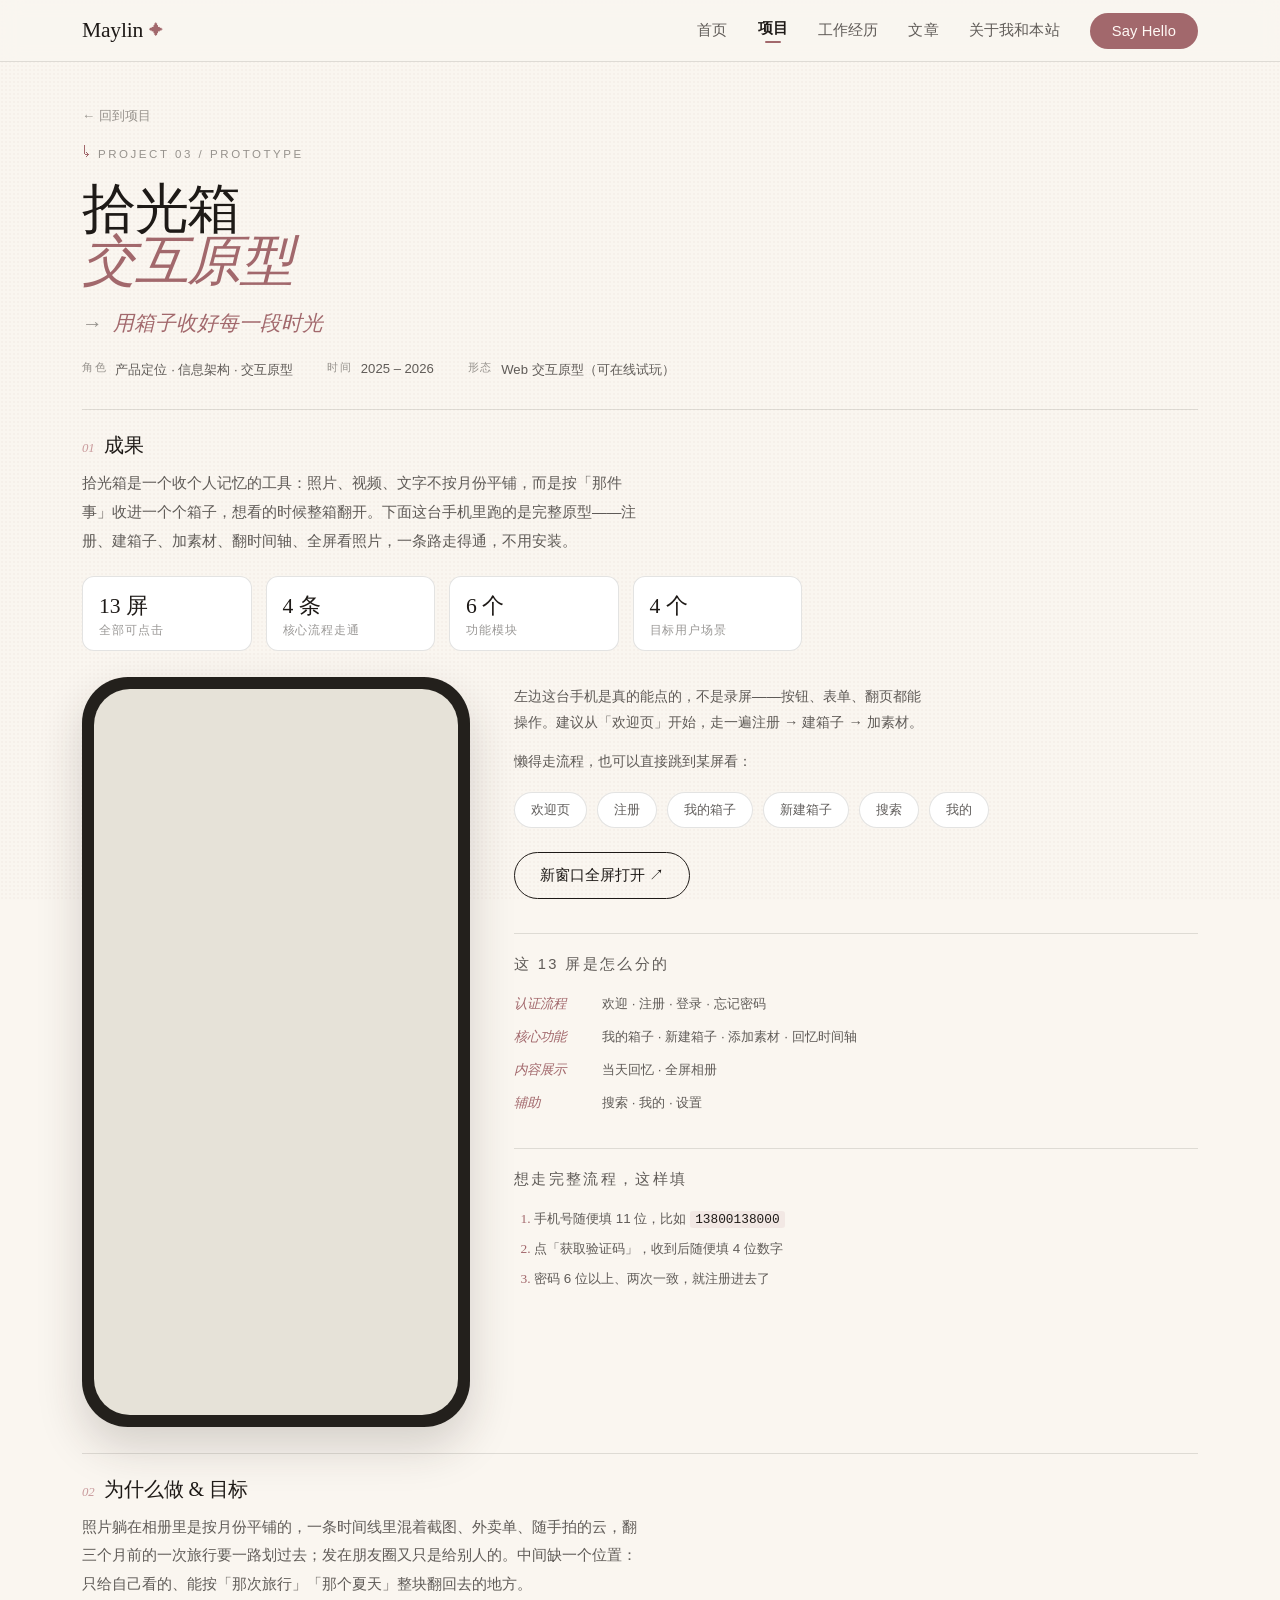
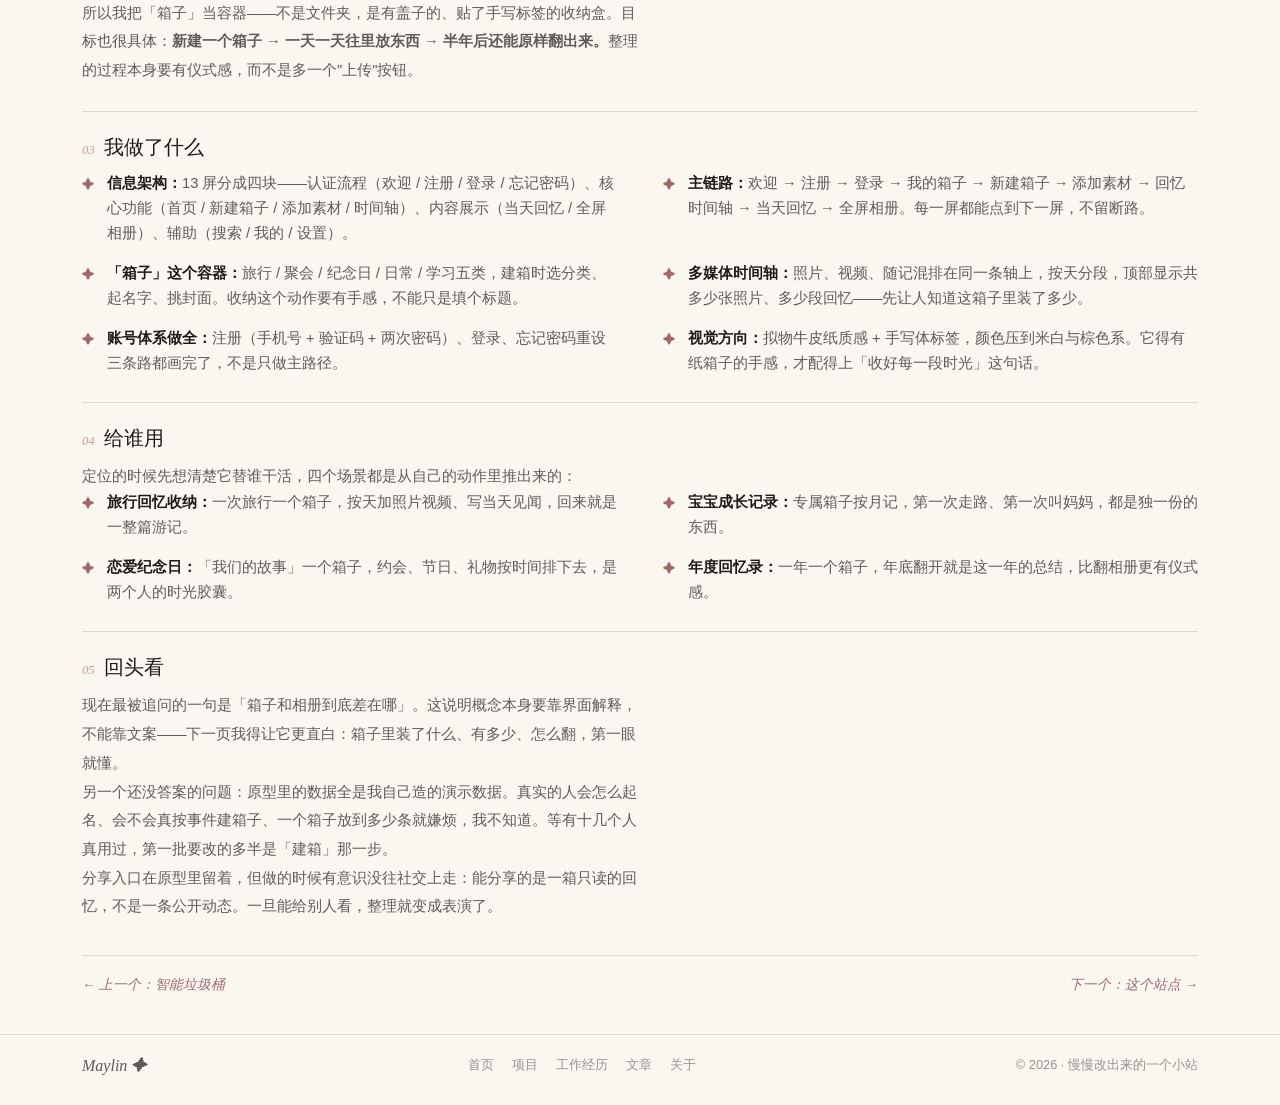
<file: project-box.html>
<!DOCTYPE html>
<html lang="zh-CN">
<head>
  <meta charset="UTF-8" />
  <meta name="viewport" content="width=device-width, initial-scale=1.0" />
  <link rel="icon" type="image/svg+xml" href="favicon.svg" />
  <link rel="icon" type="image/png" href="favicon.png" />
  <title>拾光箱 · 交互原型 · Maylin's blog</title>
  <meta name="description" content="拾光箱：把照片、视频、文字按事件收进「箱子」的个人时光记忆管理工具。13 屏交互原型可在线试玩，含产品定位、信息架构与视觉方向。" />
  <meta name="author" content="Maylin" />
  <meta property="og:title" content="拾光箱 · 交互原型 · Maylin's blog" />
  <meta property="og:description" content="用箱子收好每一段时光——13 屏原型可直接点开体验。" />
  <meta property="og:type" content="article" />
  <link rel="stylesheet" href="styles.css?v=20261121" />
</head>
<body>
<div class="page">

  <header class="nav">
    <div class="nav-inner">
      <a class="brand" href="index.html">Maylin <span class="star">✦</span></a>
      <button class="menu-btn" id="menuBtn" aria-expanded="false" aria-controls="navLinks" aria-label="打开菜单">☰</button>
      <ul class="nav-links" id="navLinks">
        <li><a href="index.html">首页</a></li>
        <li><a class="active" href="projects.html">项目</a></li>
        <li><a href="experience.html">工作经历</a></li>
        <li><a href="posts.html">文章</a></li>
        <li><a href="about.html">关于我和本站</a></li>
        <li><a class="nav-cta" href="about.html#contact">Say Hello</a></li>
      </ul>
    </div>
  </header>

  <main>
    <div class="shell">
      <div class="wrap">
        <a class="back-link" href="projects.html">← 回到项目</a>

        <div class="detail-head">
          <p class="eyebrow"><span class="arrow">↳</span> project 03 / prototype</p>
          <h1 class="display">
            <span>拾光箱</span>
            <span class="italic">交互原型</span>
          </h1>
          <p class="italic-line">用箱子收好每一段时光</p>

          <ul class="meta-row">
            <li><span>角色</span>产品定位 · 信息架构 · 交互原型</li>
            <li><span>时间</span>2025 – 2026</li>
            <li><span>形态</span>Web 交互原型（可在线试玩）</li>
          </ul>
        </div>

        <div class="detail-body">

          <section>
            <h2 class="d-title"><span class="n">01</span> 成果</h2>
            <p>拾光箱是一个收个人记忆的工具：照片、视频、文字不按月份平铺，而是按「那件事」收进一个个箱子，想看的时候整箱翻开。下面这台手机里跑的是完整原型——注册、建箱子、加素材、翻时间轴、全屏看照片，一条路走得通，不用安装。</p>
            <ul class="stat-row">
              <li><b>13 屏</b><span>全部可点击</span></li>
              <li><b>4 条</b><span>核心流程走通</span></li>
              <li><b>6 个</b><span>功能模块</span></li>
              <li><b>4 个</b><span>目标用户场景</span></li>
            </ul>

            <div class="d-demo">
              <div class="d-demo-phone">
                <iframe id="sgFrame"
                        src="https://manylin-my.github.io/shiguangxiang/#page=welcome"
                        title="拾光箱可交互原型：可直接点击、填写表单"
                        loading="lazy"
                        allow="fullscreen"></iframe>
              </div>
              <div class="d-demo-side">
                <p class="d-demo-hint">左边这台手机是真的能点的，不是录屏——按钮、表单、翻页都能操作。建议从「欢迎页」开始，走一遍注册 → 建箱子 → 加素材。</p>
                <p class="d-demo-hint">懒得走流程，也可以直接跳到某屏看：</p>
                <ul class="d-demo-jump">
                  <li><button type="button" data-screen="welcome">欢迎页</button></li>
                  <li><button type="button" data-screen="register">注册</button></li>
                  <li><button type="button" data-screen="home">我的箱子</button></li>
                  <li><button type="button" data-screen="create">新建箱子</button></li>
                  <li><button type="button" data-screen="search">搜索</button></li>
                  <li><button type="button" data-screen="me">我的</button></li>
                </ul>
                <a class="btn btn-outline d-demo-open"
                   href="https://manylin-my.github.io/shiguangxiang/"
                   target="_blank" rel="noopener">新窗口全屏打开 ↗</a>

                <div class="d-demo-index">
                  <p class="d-demo-index-title">这 13 屏是怎么分的</p>
                  <dl>
                    <div><dt>认证流程</dt><dd>欢迎 · 注册 · 登录 · 忘记密码</dd></div>
                    <div><dt>核心功能</dt><dd>我的箱子 · 新建箱子 · 添加素材 · 回忆时间轴</dd></div>
                    <div><dt>内容展示</dt><dd>当天回忆 · 全屏相册</dd></div>
                    <div><dt>辅助</dt><dd>搜索 · 我的 · 设置</dd></div>
                  </dl>
                </div>

                <div class="d-demo-index d-demo-steps">
                  <p class="d-demo-index-title">想走完整流程，这样填</p>
                  <ol>
                    <li>手机号随便填 11 位，比如 <code>13800138000</code></li>
                    <li>点「获取验证码」，收到后随便填 4 位数字</li>
                    <li>密码 6 位以上、两次一致，就注册进去了</li>
                  </ol>
                </div>
              </div>
            </div>
          </section>

          <section>
            <h2 class="d-title"><span class="n">02</span> 为什么做 & 目标</h2>
            <p>照片躺在相册里是按月份平铺的，一条时间线里混着截图、外卖单、随手拍的云，翻三个月前的一次旅行要一路划过去；发在朋友圈又只是给别人的。中间缺一个位置：只给自己看的、能按「那次旅行」「那个夏天」整块翻回去的地方。</p>
            <p>所以我把「箱子」当容器——不是文件夹，是有盖子的、贴了手写标签的收纳盒。目标也很具体：<b>新建一个箱子 → 一天一天往里放东西 → 半年后还能原样翻出来。</b>整理的过程本身要有仪式感，而不是多一个"上传"按钮。</p>
          </section>

          <section>
            <h2 class="d-title"><span class="n">03</span> 我做了什么</h2>
            <ul class="fact-list fact-list--2col">
              <li><span class="mark">✦</span><span><b>信息架构：</b>13 屏分成四块——认证流程（欢迎 / 注册 / 登录 / 忘记密码）、核心功能（首页 / 新建箱子 / 添加素材 / 时间轴）、内容展示（当天回忆 / 全屏相册）、辅助（搜索 / 我的 / 设置）。</span></li>
              <li><span class="mark">✦</span><span><b>主链路：</b>欢迎 → 注册 → 登录 → 我的箱子 → 新建箱子 → 添加素材 → 回忆时间轴 → 当天回忆 → 全屏相册。每一屏都能点到下一屏，不留断路。</span></li>
              <li><span class="mark">✦</span><span><b>「箱子」这个容器：</b>旅行 / 聚会 / 纪念日 / 日常 / 学习五类，建箱时选分类、起名字、挑封面。收纳这个动作要有手感，不能只是填个标题。</span></li>
              <li><span class="mark">✦</span><span><b>多媒体时间轴：</b>照片、视频、随记混排在同一条轴上，按天分段，顶部显示共多少张照片、多少段回忆——先让人知道这箱子里装了多少。</span></li>
              <li><span class="mark">✦</span><span><b>账号体系做全：</b>注册（手机号 + 验证码 + 两次密码）、登录、忘记密码重设三条路都画完了，不是只做主路径。</span></li>
              <li><span class="mark">✦</span><span><b>视觉方向：</b>拟物牛皮纸质感 + 手写体标签，颜色压到米白与棕色系。它得有纸箱子的手感，才配得上「收好每一段时光」这句话。</span></li>
            </ul>
          </section>

          <section>
            <h2 class="d-title"><span class="n">04</span> 给谁用</h2>
            <p>定位的时候先想清楚它替谁干活，四个场景都是从自己的动作里推出来的：</p>
            <ul class="fact-list fact-list--2col">
              <li><span class="mark">✦</span><span><b>旅行回忆收纳：</b>一次旅行一个箱子，按天加照片视频、写当天见闻，回来就是一整篇游记。</span></li>
              <li><span class="mark">✦</span><span><b>宝宝成长记录：</b>专属箱子按月记，第一次走路、第一次叫妈妈，都是独一份的东西。</span></li>
              <li><span class="mark">✦</span><span><b>恋爱纪念日：</b>「我们的故事」一个箱子，约会、节日、礼物按时间排下去，是两个人的时光胶囊。</span></li>
              <li><span class="mark">✦</span><span><b>年度回忆录：</b>一年一个箱子，年底翻开就是这一年的总结，比翻相册更有仪式感。</span></li>
            </ul>
          </section>

          <section>
            <h2 class="d-title"><span class="n">05</span> 回头看</h2>
            <p>现在最被追问的一句是「箱子和相册到底差在哪」。这说明概念本身要靠界面解释，不能靠文案——下一页我得让它更直白：箱子里装了什么、有多少、怎么翻，第一眼就懂。</p>
            <p>另一个还没答案的问题：原型里的数据全是我自己造的演示数据。真实的人会怎么起名、会不会真按事件建箱子、一个箱子放到多少条就嫌烦，我不知道。等有十几个人真用过，第一批要改的多半是「建箱」那一步。</p>
            <p>分享入口在原型里留着，但做的时候有意识没往社交上走：能分享的是一箱只读的回忆，不是一条公开动态。一旦能给别人看，整理就变成表演了。</p>
          </section>

        </div>

        <div class="detail-foot">
          <a href="project-bin.html">← 上一个：智能垃圾桶</a>
          <a href="project-site.html">下一个：这个站点 →</a>
        </div>

      </div>
    </div>
  </main>

  <footer class="site">
    <div class="wrap foot-inner">
      <span class="f-brand">Maylin ✦</span>
      <nav class="foot-nav" aria-label="页脚导航">
        <a href="index.html">首页</a>
        <a href="projects.html">项目</a>
        <a href="experience.html">工作经历</a>
        <a href="posts.html">文章</a>
        <a href="about.html">关于</a>
      </nav>
      <span>© 2026 · 慢慢改出来的一个小站</span>
    </div>
  </footer>
</div>

<script src="script.js?v=20261121"></script>
<script>
  // 原型快捷入口：只改 iframe 的 hash，不重载整页
  (function () {
    var frame = document.getElementById('sgFrame');
    if (!frame) return;
    var base = frame.getAttribute('src').split('#')[0];
    document.querySelectorAll('.d-demo-jump button').forEach(function (btn) {
      btn.addEventListener('click', function () {
        frame.src = base + '#page=' + btn.getAttribute('data-screen');
        document.querySelectorAll('.d-demo-jump button').forEach(function (b) {
          b.classList.toggle('is-on', b === btn);
        });
      });
    });
  })();
</script>
</body>
</html>
</file>
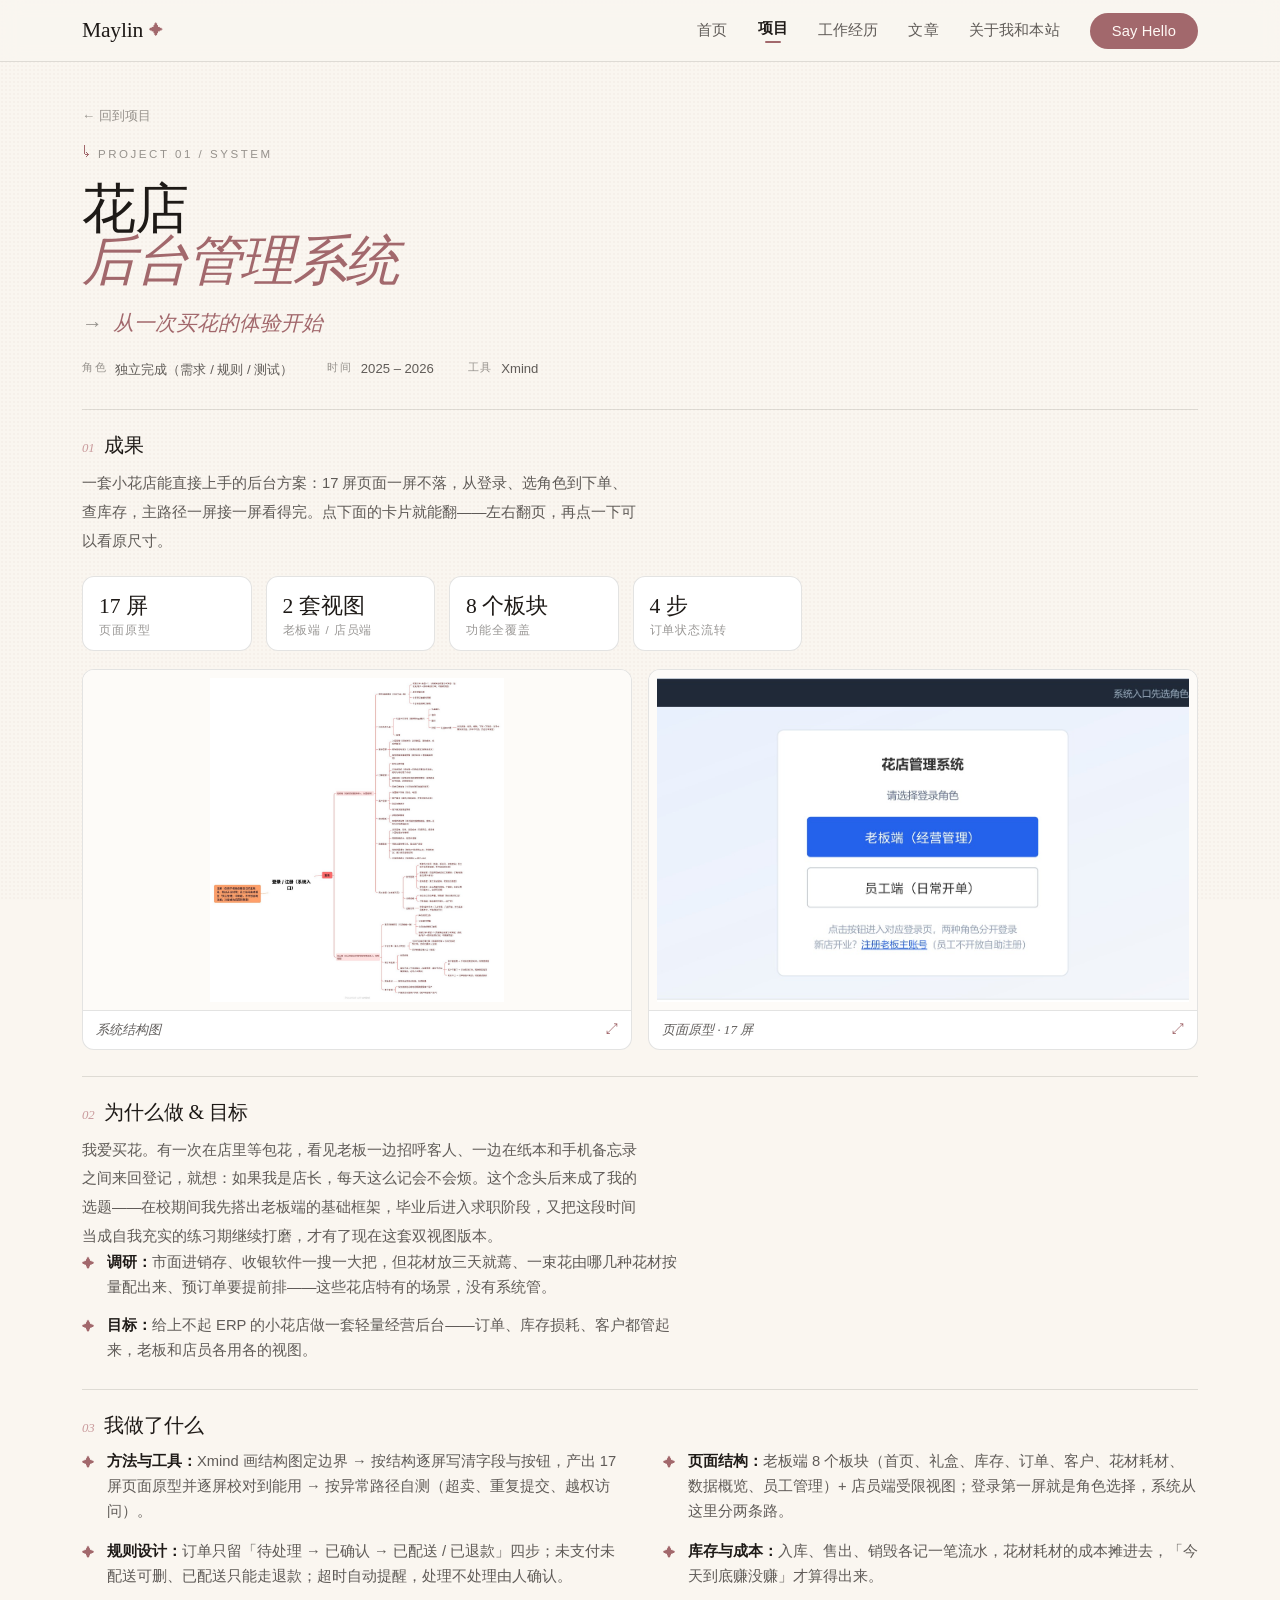
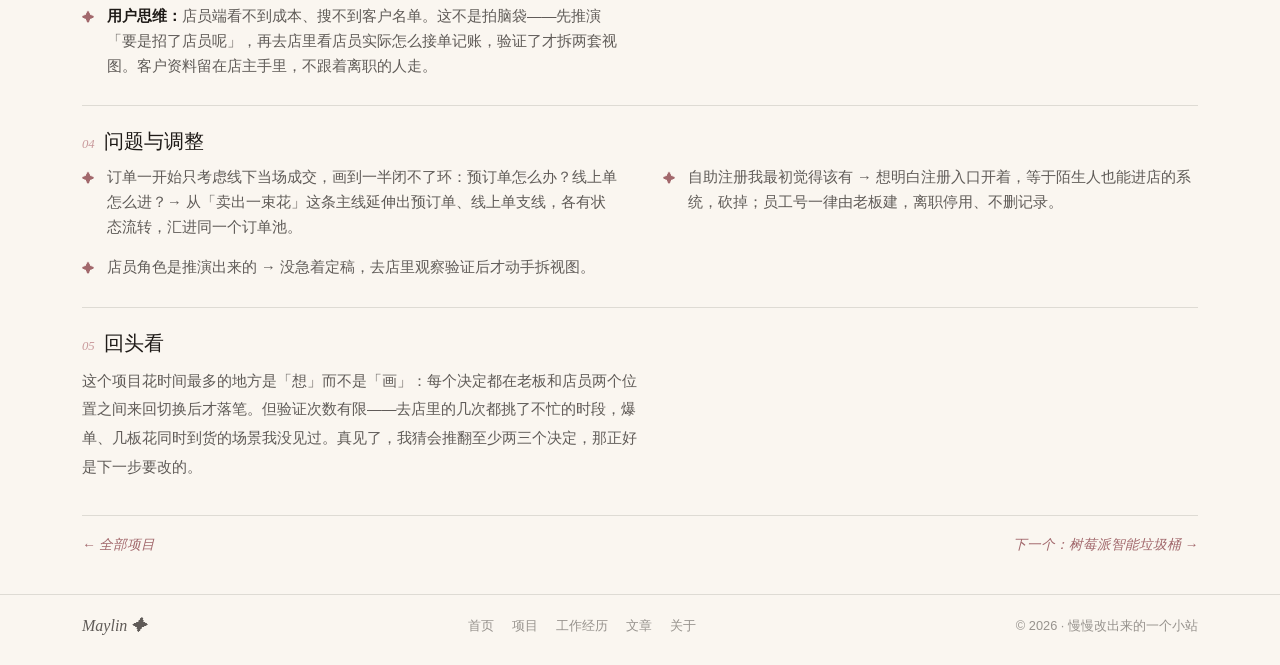
<file: project-flower.html>
<!DOCTYPE html>
<html lang="zh-CN">
<head>
  <meta charset="UTF-8" />
  <meta name="viewport" content="width=device-width, initial-scale=1.0" />
  <link rel="icon" type="image/svg+xml" href="favicon.svg" />
  <link rel="icon" type="image/png" href="favicon.png" />
  <title>花店后台管理系统 · Maylin's blog</title>
  <meta name="description" content="从一次买花的体验出发自主立项的个人项目：在校搭出老板端基础框架，毕业后持续完善为老板端与店员端两套视图、订单状态规则、库存流水与成本核算，附系统结构图与 17 屏页面原型。" />
  <meta name="author" content="Maylin" />
  <meta property="og:title" content="花店后台管理系统 · Maylin's blog" />
  <meta property="og:description" content="一个爱买花的人替店长操的心：线下花店的轻量经营系统。" />
  <meta property="og:type" content="article" />
  <link rel="stylesheet" href="styles.css?v=20261121" />
</head>
<body>
<div class="page">

  <header class="nav">
    <div class="nav-inner">
      <a class="brand" href="index.html">Maylin <span class="star">✦</span></a>
      <button class="menu-btn" id="menuBtn" aria-expanded="false" aria-controls="navLinks" aria-label="打开菜单">☰</button>
      <ul class="nav-links" id="navLinks">
        <li><a href="index.html">首页</a></li>
        <li><a class="active" href="projects.html">项目</a></li>
        <li><a href="experience.html">工作经历</a></li>
        <li><a href="posts.html">文章</a></li>
        <li><a href="about.html">关于我和本站</a></li>
        <li><a class="nav-cta" href="about.html#contact">Say Hello</a></li>
      </ul>
    </div>
  </header>

  <main>
    <div class="shell">
      <div class="wrap">
        <a class="back-link" href="projects.html">← 回到项目</a>

        <div class="detail-head">
          <p class="eyebrow"><span class="arrow">↳</span> project 01 / system</p>
          <h1 class="display">
            <span>花店</span>
            <span class="italic">后台管理系统</span>
          </h1>
          <p class="italic-line">从一次买花的体验开始</p>

          <ul class="meta-row">
            <li><span>角色</span>独立完成（需求 / 规则 / 测试）</li>
            <li><span>时间</span>2025 – 2026</li>
            <li><span>工具</span>Xmind</li>
          </ul>
        </div>

        <div class="detail-body">

          <section>
            <h2 class="d-title"><span class="n">01</span> 成果</h2>
            <p>一套小花店能直接上手的后台方案：17 屏页面一屏不落，从登录、选角色到下单、查库存，主路径一屏接一屏看得完。点下面的卡片就能翻——左右翻页，再点一下可以看原尺寸。</p>
            <ul class="stat-row">
              <li><b>17 屏</b><span>页面原型</span></li>
              <li><b>2 套视图</b><span>老板端 / 店员端</span></li>
              <li><b>8 个板块</b><span>功能全覆盖</span></li>
              <li><b>4 步</b><span>订单状态流转</span></li>
            </ul>
            <div class="fig-grid">
              <button class="fig-thumb" type="button" data-full="img/flower-mindmap.jpg" data-caption="系统结构图 · 老板端 / 店员端全貌">
                <img src="img/flower-mindmap.jpg" alt="花店后台管理系统结构图：登录注册入口，老板端八大板块（首页、礼盒、库存、订单、客户、花材耗材、数据概览、员工管理）与店员端受限视图" loading="lazy" />
                <span class="fig-label">系统结构图</span>
              </button>
              <button class="fig-thumb fig-thumb--proto" type="button" data-slices="img/proto/flower-proto-" data-slice-count="17" data-caption="页面原型" data-captions="第 1 屏 登录·角色选择|第 2 屏 老板登录|第 3 屏 员工登录（下拉选员工）|第 4 屏 老板端·首页|第 5 屏 商品管理|第 6 屏 商品详情 BOM|第 7 屏 库存管理|第 8 屏 订单管理|第 9 屏 客户管理|第 10 屏 花材损耗|第 11 屏 数据看板|第 12 屏 员工管理|第 13 屏 员工端·首页|第 14 屏 新建订单弹窗|第 15 屏 今日订单|第 16 屏 预订单处理|第 17 屏 损耗登记 / 客户查询">
                <img src="img/proto/flower-proto-01.jpg" alt="花店后台页面原型：登录 - 角色选择页" loading="lazy" />
                <span class="fig-label">页面原型 · 17 屏</span>
              </button>
            </div>
          </section>

          <section>
            <h2 class="d-title"><span class="n">02</span> 为什么做 & 目标</h2>
            <p>我爱买花。有一次在店里等包花，看见老板一边招呼客人、一边在纸本和手机备忘录之间来回登记，就想：如果我是店长，每天这么记会不会烦。这个念头后来成了我的选题——在校期间我先搭出老板端的基础框架，毕业后进入求职阶段，又把这段时间当成自我充实的练习期继续打磨，才有了现在这套双视图版本。</p>
            <ul class="fact-list">
              <li><span class="mark">✦</span><span><b>调研：</b>市面进销存、收银软件一搜一大把，但花材放三天就蔫、一束花由哪几种花材按量配出来、预订单要提前排——这些花店特有的场景，没有系统管。</span></li>
              <li><span class="mark">✦</span><span><b>目标：</b>给上不起 ERP 的小花店做一套轻量经营后台——订单、库存损耗、客户都管起来，老板和店员各用各的视图。</span></li>
            </ul>
          </section>

          <section>
            <h2 class="d-title"><span class="n">03</span> 我做了什么</h2>
            <ul class="fact-list fact-list--2col">
              <li><span class="mark">✦</span><span><b>方法与工具：</b>Xmind 画结构图定边界 → 按结构逐屏写清字段与按钮，产出 17 屏页面原型并逐屏校对到能用 → 按异常路径自测（超卖、重复提交、越权访问）。</span></li>
              <li><span class="mark">✦</span><span><b>页面结构：</b>老板端 8 个板块（首页、礼盒、库存、订单、客户、花材耗材、数据概览、员工管理）+ 店员端受限视图；登录第一屏就是角色选择，系统从这里分两条路。</span></li>
              <li><span class="mark">✦</span><span><b>规则设计：</b>订单只留「待处理 → 已确认 → 已配送 / 已退款」四步；未支付未配送可删、已配送只能走退款；超时自动提醒，处理不处理由人确认。</span></li>
              <li><span class="mark">✦</span><span><b>库存与成本：</b>入库、售出、销毁各记一笔流水，花材耗材的成本摊进去，「今天到底赚没赚」才算得出来。</span></li>
              <li><span class="mark">✦</span><span><b>用户思维：</b>店员端看不到成本、搜不到客户名单。这不是拍脑袋——先推演「要是招了店员呢」，再去店里看店员实际怎么接单记账，验证了才拆两套视图。客户资料留在店主手里，不跟着离职的人走。</span></li>
            </ul>
          </section>

          <section>
            <h2 class="d-title"><span class="n">04</span> 问题与调整</h2>
            <ul class="fact-list fact-list--2col">
              <li><span class="mark">✦</span><span>订单一开始只考虑线下当场成交，画到一半闭不了环：预订单怎么办？线上单怎么进？→ 从「卖出一束花」这条主线延伸出预订单、线上单支线，各有状态流转，汇进同一个订单池。</span></li>
              <li><span class="mark">✦</span><span>自助注册我最初觉得该有 → 想明白注册入口开着，等于陌生人也能进店的系统，砍掉；员工号一律由老板建，离职停用、不删记录。</span></li>
              <li><span class="mark">✦</span><span>店员角色是推演出来的 → 没急着定稿，去店里观察验证后才动手拆视图。</span></li>
            </ul>
          </section>

          <section>
            <h2 class="d-title"><span class="n">05</span> 回头看</h2>
            <p>这个项目花时间最多的地方是「想」而不是「画」：每个决定都在老板和店员两个位置之间来回切换后才落笔。但验证次数有限——去店里的几次都挑了不忙的时段，爆单、几板花同时到货的场景我没见过。真见了，我猜会推翻至少两三个决定，那正好是下一步要改的。</p>
          </section>

        </div>

        <div class="detail-foot">
          <a href="projects.html">← 全部项目</a>
          <a href="project-bin.html">下一个：树莓派智能垃圾桶 →</a>
        </div>

      </div>
    </div>
  </main>

  <footer class="site">
    <div class="wrap foot-inner">
      <span class="f-brand">Maylin ✦</span>
      <nav class="foot-nav" aria-label="页脚导航">
        <a href="index.html">首页</a>
        <a href="projects.html">项目</a>
        <a href="experience.html">工作经历</a>
        <a href="posts.html">文章</a>
        <a href="about.html">关于</a>
      </nav>
      <span>© 2026 · 慢慢改出来的一个小站</span>
    </div>
  </footer>
</div>

<script src="script.js?v=20261121"></script>
</body>
</html>
</file>
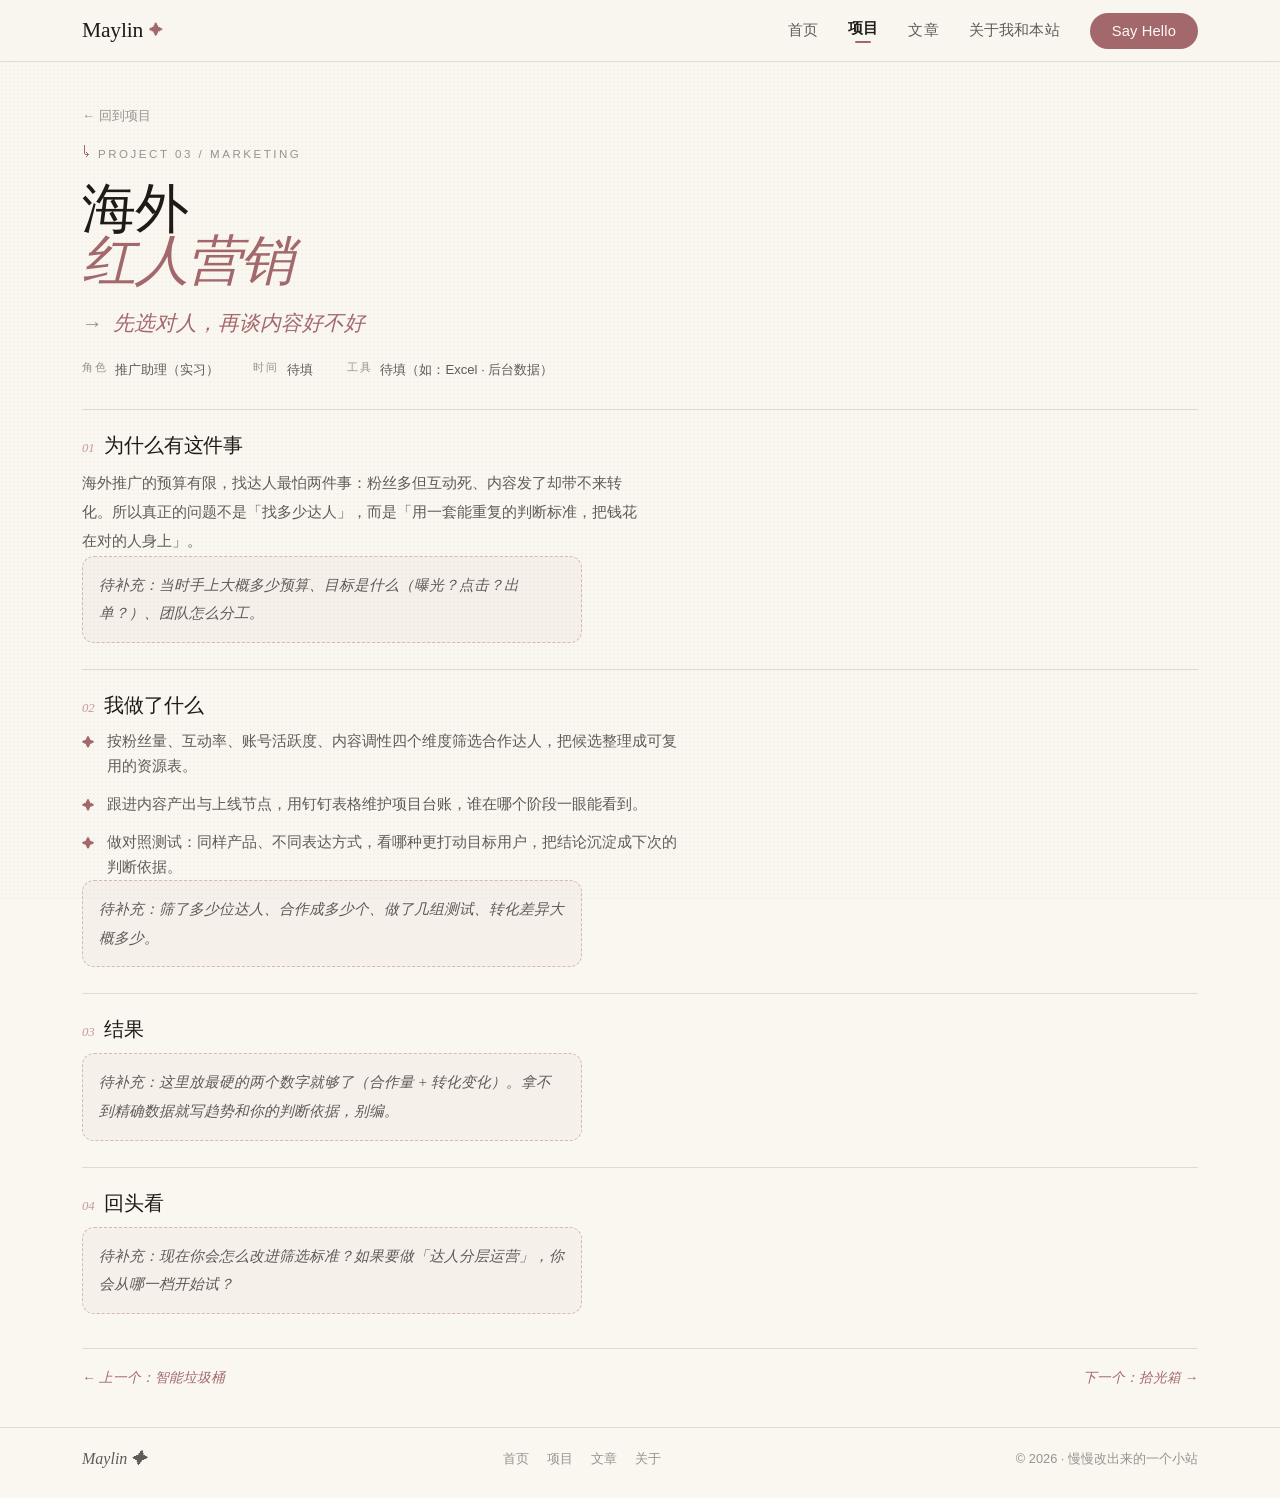
<file: project-marketing.html>
<!DOCTYPE html>
<html lang="zh-CN">
<head>
  <meta charset="UTF-8" />
  <meta name="viewport" content="width=device-width, initial-scale=1.0" />
  <title>海外红人营销 · Maylin's blog</title>
  <meta name="description" content="实习期间做的海外红人营销：按粉丝量、互动率、账号调性筛选达人，跟进内容与上线节点，用对照测试判断哪种内容更有效。" />
  <meta name="author" content="Maylin" />
  <meta property="og:title" content="海外红人营销 · Maylin's blog" />
  <meta property="og:description" content="筛选达人、跟进内容、对照测试：一段真实的增长实习。" />
  <meta property="og:type" content="article" />
  <link rel="stylesheet" href="styles.css" />
</head>
<body>
<div class="page">

  <header class="nav">
    <div class="nav-inner">
      <a class="brand" href="index.html">Maylin <span class="star">✦</span></a>
      <button class="menu-btn" id="menuBtn" aria-expanded="false" aria-controls="navLinks" aria-label="打开菜单">☰</button>
      <ul class="nav-links" id="navLinks">
        <li><a href="index.html">首页</a></li>
        <li><a class="active" href="projects.html">项目</a></li>
        <li><a href="posts.html">文章</a></li>
        <li><a href="about.html">关于我和本站</a></li>
        <li><a class="nav-cta" href="about.html#contact">Say Hello</a></li>
      </ul>
    </div>
  </header>

  <main>
    <div class="shell">
      <div class="wrap">
        <a class="back-link" href="projects.html">← 回到项目</a>

        <div class="detail-head">
          <p class="eyebrow"><span class="arrow">↳</span> project 03 / marketing</p>
          <h1 class="display">
            <span>海外</span>
            <span class="italic">红人营销</span>
          </h1>
          <p class="italic-line">先选对人，再谈内容好不好</p>

          <ul class="meta-row">
            <li><span>角色</span>推广助理（实习）</li>
            <li><span>时间</span>待填</li>
            <li><span>工具</span>待填（如：Excel · 后台数据）</li>
          </ul>
        </div>

        <div class="detail-body">

          <section>
            <h2 class="d-title"><span class="n">01</span> 为什么有这件事</h2>
            <p>海外推广的预算有限，找达人最怕两件事：粉丝多但互动死、内容发了却带不来转化。所以真正的问题不是「找多少达人」，而是「用一套能重复的判断标准，把钱花在对的人身上」。</p>
            <p class="todo">待补充：当时手上大概多少预算、目标是什么（曝光？点击？出单？）、团队怎么分工。</p>
          </section>

          <section>
            <h2 class="d-title"><span class="n">02</span> 我做了什么</h2>
            <ul class="fact-list">
              <li><span class="mark">✦</span><span>按粉丝量、互动率、账号活跃度、内容调性四个维度筛选合作达人，把候选整理成可复用的资源表。</span></li>
              <li><span class="mark">✦</span><span>跟进内容产出与上线节点，用钉钉表格维护项目台账，谁在哪个阶段一眼能看到。</span></li>
              <li><span class="mark">✦</span><span>做对照测试：同样产品、不同表达方式，看哪种更打动目标用户，把结论沉淀成下次的判断依据。</span></li>
            </ul>
            <p class="todo">待补充：筛了多少位达人、合作成多少个、做了几组测试、转化差异大概多少。</p>
          </section>

          <section>
            <h2 class="d-title"><span class="n">03</span> 结果</h2>
            <p class="todo">待补充：这里放最硬的两个数字就够了（合作量 + 转化变化）。拿不到精确数据就写趋势和你的判断依据，别编。</p>
          </section>

          <section>
            <h2 class="d-title"><span class="n">04</span> 回头看</h2>
            <p class="todo">待补充：现在你会怎么改进筛选标准？如果要做「达人分层运营」，你会从哪一档开始试？</p>
          </section>

        </div>

        <div class="detail-foot">
          <a href="project-bin.html">← 上一个：智能垃圾桶</a>
          <a href="project-box.html">下一个：拾光箱 →</a>
        </div>

      </div>
    </div>
  </main>

  <footer class="site">
    <div class="wrap foot-inner">
      <span class="f-brand">Maylin ✦</span>
      <nav class="foot-nav" aria-label="页脚导航">
        <a href="index.html">首页</a>
        <a href="projects.html">项目</a>
        <a href="posts.html">文章</a>
        <a href="about.html">关于</a>
      </nav>
      <span>© 2026 · 慢慢改出来的一个小站</span>
    </div>
  </footer>
</div>

<script src="script.js"></script>
</body>
</html>
</file>
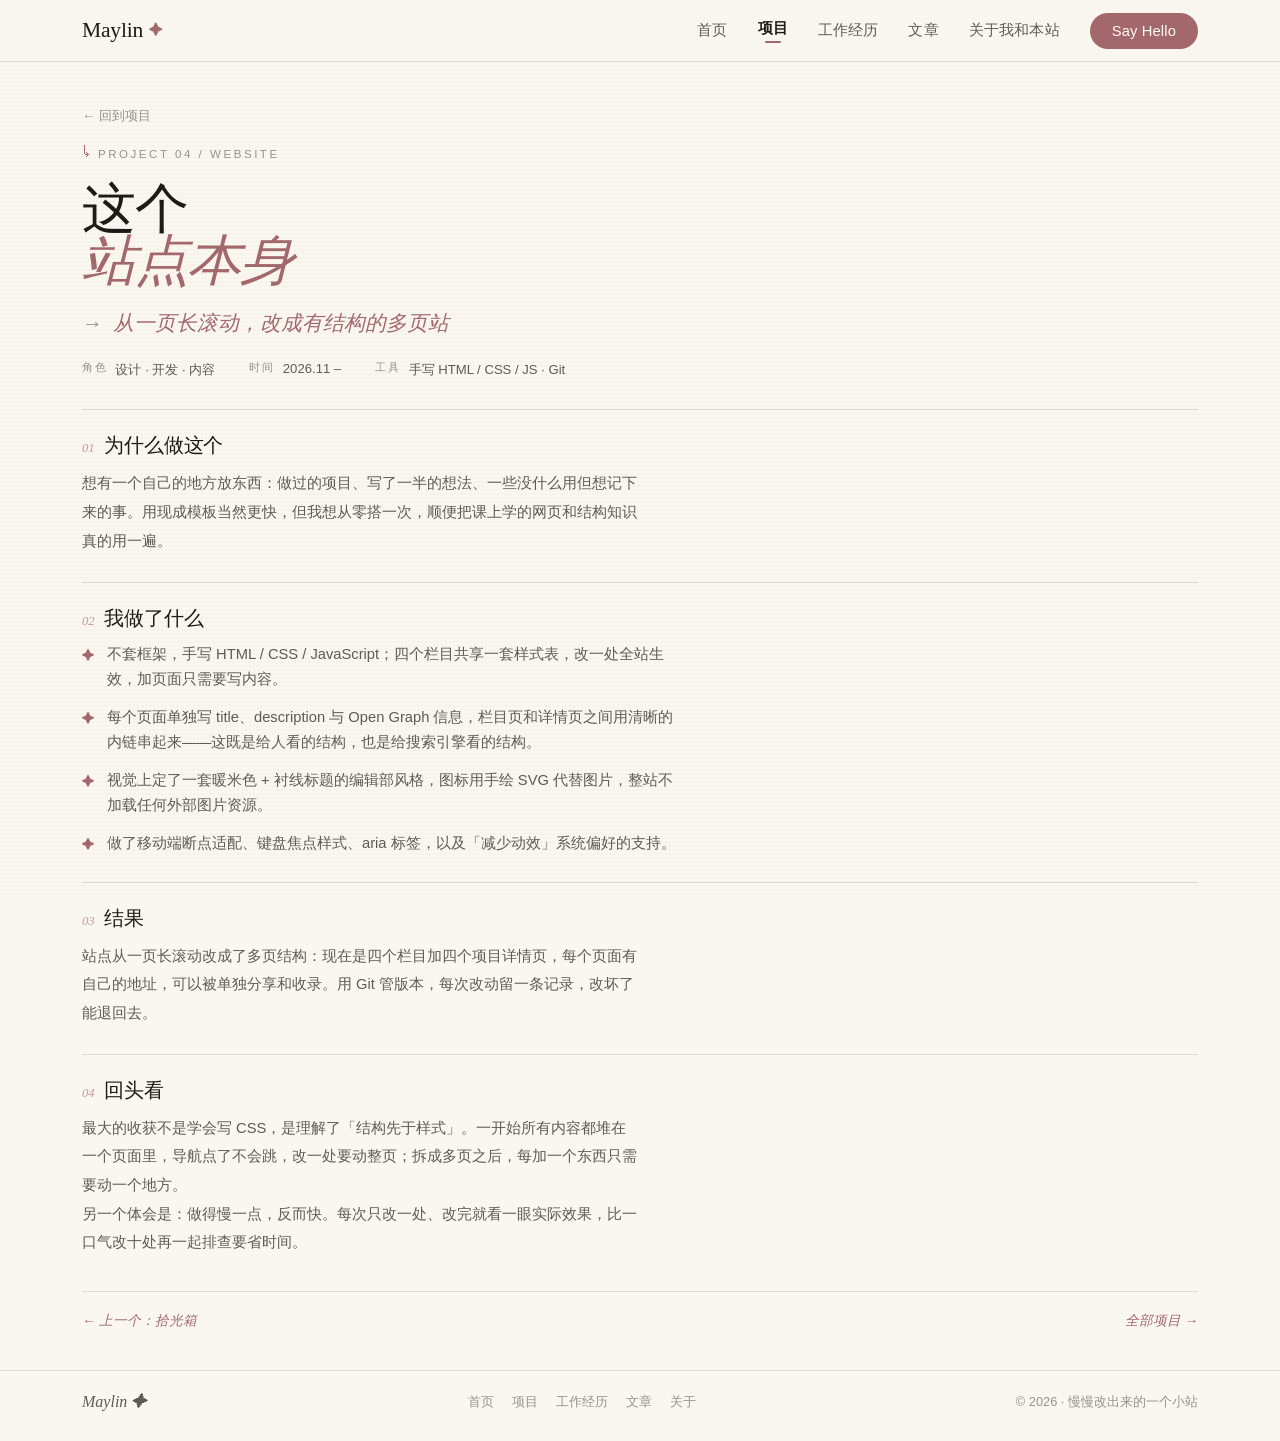
<file: project-site.html>
<!DOCTYPE html>
<html lang="zh-CN">
<head>
  <meta charset="UTF-8" />
  <meta name="viewport" content="width=device-width, initial-scale=1.0" />
  <link rel="icon" type="image/svg+xml" href="favicon.svg" />
  <link rel="icon" type="image/png" href="favicon.png" />
  <title>这个站点本身 · Maylin's blog</title>
  <meta name="description" content="不套模板手写 HTML/CSS/JS 搭的多页站点：四个栏目共享一套样式，每页独立配置标题与描述，栏目与详情页形成清晰内链，移动端断点适配。" />
  <meta name="author" content="Maylin" />
  <meta property="og:title" content="这个站点本身 · Maylin's blog" />
  <meta property="og:description" content="从一页长滚动改成多页结构：手写前端、站点结构与视觉设计。" />
  <meta property="og:type" content="article" />
  <link rel="stylesheet" href="styles.css?v=20261121" />
</head>
<body>
<div class="page">

  <header class="nav">
    <div class="nav-inner">
      <a class="brand" href="index.html">Maylin <span class="star">✦</span></a>
      <button class="menu-btn" id="menuBtn" aria-expanded="false" aria-controls="navLinks" aria-label="打开菜单">☰</button>
      <ul class="nav-links" id="navLinks">
        <li><a href="index.html">首页</a></li>
        <li><a class="active" href="projects.html">项目</a></li>
        <li><a href="experience.html">工作经历</a></li>
        <li><a href="posts.html">文章</a></li>
        <li><a href="about.html">关于我和本站</a></li>
        <li><a class="nav-cta" href="about.html#contact">Say Hello</a></li>
      </ul>
    </div>
  </header>

  <main>
    <div class="shell">
      <div class="wrap">
        <a class="back-link" href="projects.html">← 回到项目</a>

        <div class="detail-head">
          <p class="eyebrow"><span class="arrow">↳</span> project 04 / website</p>
          <h1 class="display">
            <span>这个</span>
            <span class="italic">站点本身</span>
          </h1>
          <p class="italic-line">从一页长滚动，改成有结构的多页站</p>

          <ul class="meta-row">
            <li><span>角色</span>设计 · 开发 · 内容</li>
            <li><span>时间</span>2026.11 –</li>
            <li><span>工具</span>手写 HTML / CSS / JS · Git</li>
          </ul>
        </div>

        <div class="detail-body">

          <section>
            <h2 class="d-title"><span class="n">01</span> 为什么做这个</h2>
            <p>想有一个自己的地方放东西：做过的项目、写了一半的想法、一些没什么用但想记下来的事。用现成模板当然更快，但我想从零搭一次，顺便把课上学的网页和结构知识真的用一遍。</p>
          </section>

          <section>
            <h2 class="d-title"><span class="n">02</span> 我做了什么</h2>
            <ul class="fact-list">
              <li><span class="mark">✦</span><span>不套框架，手写 HTML / CSS / JavaScript；四个栏目共享一套样式表，改一处全站生效，加页面只需要写内容。</span></li>
              <li><span class="mark">✦</span><span>每个页面单独写 title、description 与 Open Graph 信息，栏目页和详情页之间用清晰的内链串起来——这既是给人看的结构，也是给搜索引擎看的结构。</span></li>
              <li><span class="mark">✦</span><span>视觉上定了一套暖米色 + 衬线标题的编辑部风格，图标用手绘 SVG 代替图片，整站不加载任何外部图片资源。</span></li>
              <li><span class="mark">✦</span><span>做了移动端断点适配、键盘焦点样式、aria 标签，以及「减少动效」系统偏好的支持。</span></li>
            </ul>
          </section>

          <section>
            <h2 class="d-title"><span class="n">03</span> 结果</h2>
            <p>站点从一页长滚动改成了多页结构：现在是四个栏目加四个项目详情页，每个页面有自己的地址，可以被单独分享和收录。用 Git 管版本，每次改动留一条记录，改坏了能退回去。</p>
            <!-- 接上 GSC / GA4 之后补：收录页数、自然搜索访问量、平均停留。有真实数字再写。 -->
          </section>

          <section>
            <h2 class="d-title"><span class="n">04</span> 回头看</h2>
            <p>最大的收获不是学会写 CSS，是理解了「结构先于样式」。一开始所有内容都堆在一个页面里，导航点了不会跳，改一处要动整页；拆成多页之后，每加一个东西只需要动一个地方。</p>
            <p>另一个体会是：做得慢一点，反而快。每次只改一处、改完就看一眼实际效果，比一口气改十处再一起排查要省时间。</p>
          </section>

        </div>

        <div class="detail-foot">
          <a href="project-box.html">← 上一个：拾光箱</a>
          <a href="projects.html">全部项目 →</a>
        </div>

      </div>
    </div>
  </main>

  <footer class="site">
    <div class="wrap foot-inner">
      <span class="f-brand">Maylin ✦</span>
      <nav class="foot-nav" aria-label="页脚导航">
        <a href="index.html">首页</a>
        <a href="projects.html">项目</a>
        <a href="experience.html">工作经历</a>
        <a href="posts.html">文章</a>
        <a href="about.html">关于</a>
      </nav>
      <span>© 2026 · 慢慢改出来的一个小站</span>
    </div>
  </footer>
</div>

<script src="script.js?v=20261121"></script>
</body>
</html>
</file>
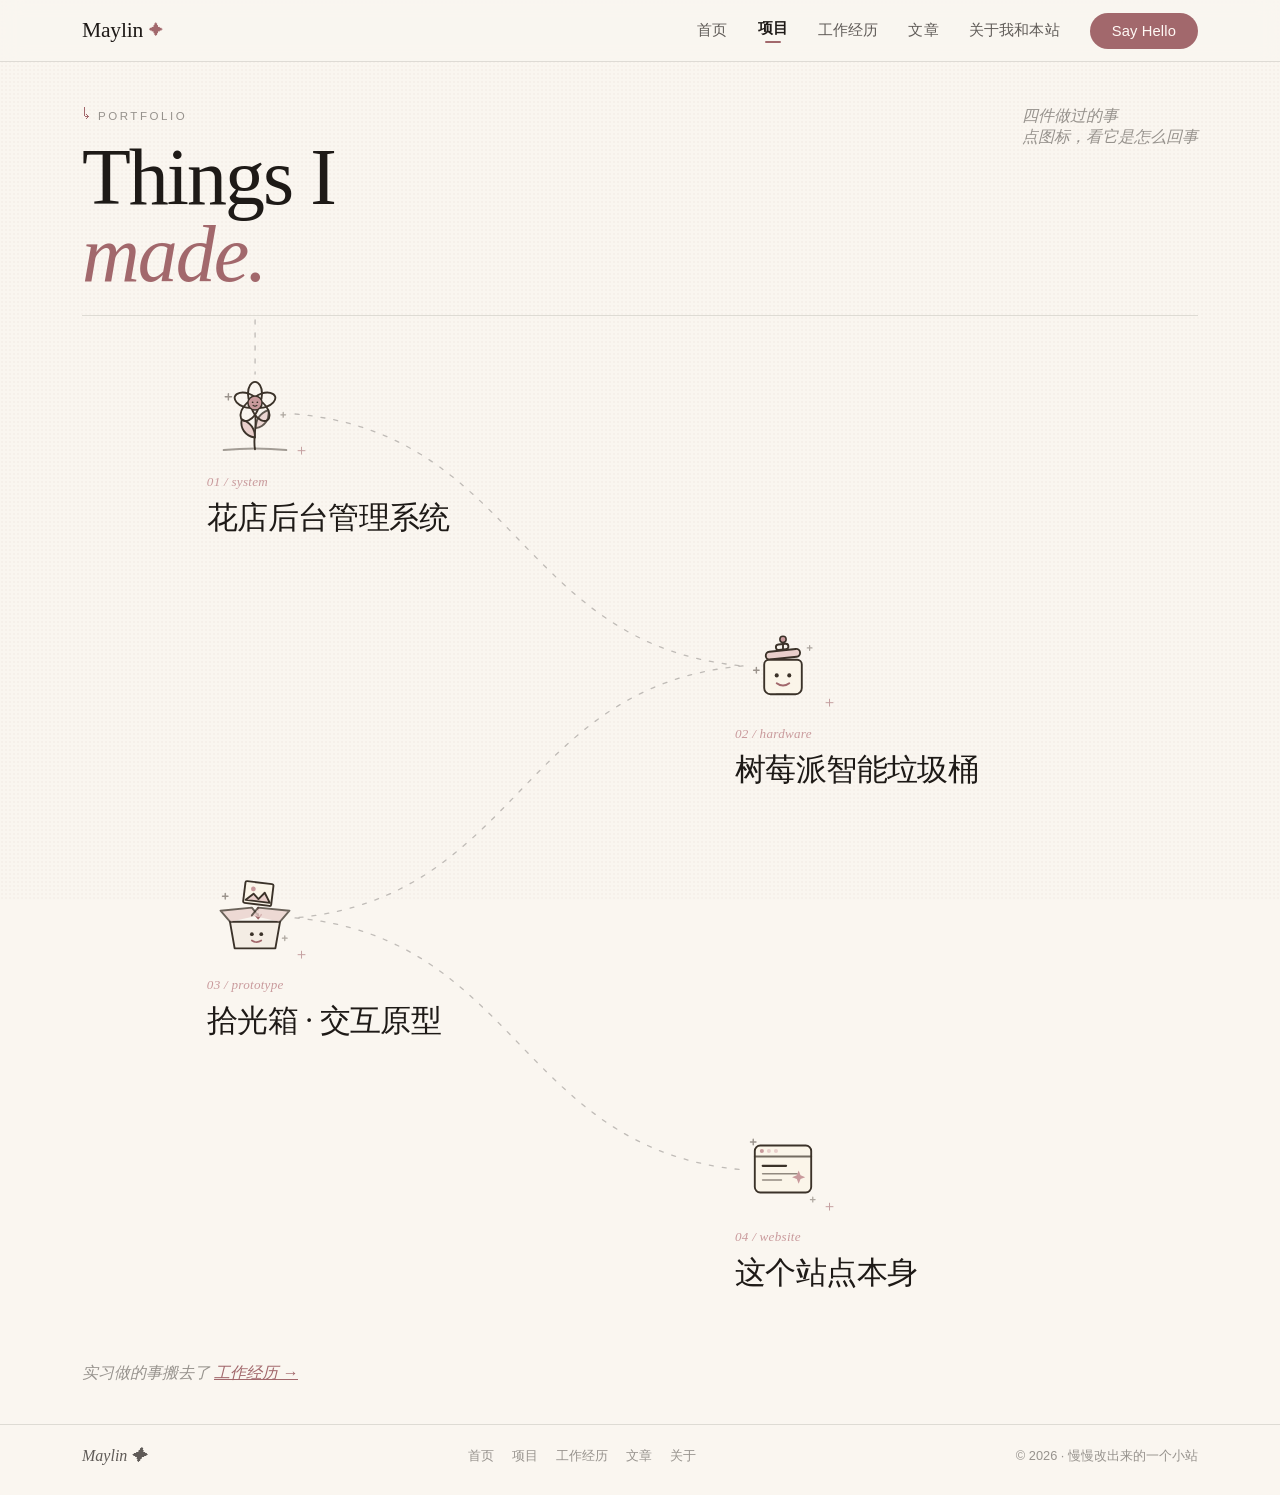
<file: projects.html>
<!DOCTYPE html>
<html lang="zh-CN">
<head>
  <meta charset="UTF-8" />
  <meta name="viewport" content="width=device-width, initial-scale=1.0" />
  <link rel="icon" type="image/svg+xml" href="favicon.svg" />
  <link rel="icon" type="image/png" href="favicon.png" />
  <title>项目 · Maylin's blog</title>
  <meta name="description" content="Maylin 做过的项目：花店后台管理系统、树莓派智能垃圾桶、拾光箱交互原型。" />
  <meta name="author" content="Maylin" />
  <meta property="og:title" content="项目 · Maylin's blog" />
  <meta property="og:description" content="三件做过的事，被一条线串在一起。" />
  <meta property="og:type" content="website" />
  <link rel="stylesheet" href="styles.css?v=20261121" />
</head>
<body>
<div class="page">

  <header class="nav">
    <div class="nav-inner">
      <a class="brand" href="index.html">Maylin <span class="star">✦</span></a>
      <button class="menu-btn" id="menuBtn" aria-expanded="false" aria-controls="navLinks" aria-label="打开菜单">☰</button>
      <ul class="nav-links" id="navLinks">
        <li><a href="index.html">首页</a></li>
        <li><a class="active" href="projects.html">项目</a></li>
        <li><a href="experience.html">工作经历</a></li>
        <li><a href="posts.html">文章</a></li>
        <li><a href="about.html">关于我和本站</a></li>
        <li><a class="nav-cta" href="about.html#contact">Say Hello</a></li>
      </ul>
    </div>
  </header>

  <main>
    <div class="shell">
      <div class="wrap">

        <div class="section-title-row">
          <div>
            <p class="eyebrow"><span class="arrow">↳</span> portfolio</p>
            <h1 class="display" style="margin-top:14px;">
              <span>Things I</span>
              <span class="italic">made.</span>
            </h1>
          </div>
          <p class="sec-note">四件做过的事<br />点图标，看它是怎么回事</p>
        </div>
        <div class="rule"></div>

        <div class="tl">

          <!-- 整条线：由 script.js 按图标真实位置绘制，贯穿所有图标 -->
          <svg class="tl-line" aria-hidden="true">
            <path class="tl-thread" />
          </svg>

          <!-- 01 花店：一朵小花 -->
          <article class="tl-item">
            <div class="tl-body">
              <button class="tl-node" type="button" aria-expanded="false" aria-controls="tl-1"
                      aria-label="展开「花店后台管理系统」的简介">
                <svg viewBox="0 0 120 120" aria-hidden="true" fill="none" stroke="#3b3229"
                     stroke-width="2.4" stroke-linecap="round" stroke-linejoin="round">
                  <!-- 地平线 -->
                  <path d="M20 106 Q60 102 100 106" opacity=".45" />
                  <!-- 花茎 -->
                  <path d="M60 105 C57 90 63 76 60 60" />
                  <!-- 两片叶子 -->
                  <path d="M60 90 C47 88 41 78 43 67 C54 71 60 79 60 90 Z" fill="#e9cfcb" />
                  <path d="M61 78 C73 76 79 66 77 55 C66 59 61 67 61 78 Z" fill="#e9cfcb" opacity=".8" />
                  <!-- 花瓣：五片只描边 -->
                  <ellipse cx="60" cy="34" rx="9" ry="15" />
                  <ellipse cx="60" cy="34" rx="9" ry="15" transform="rotate(72 60 46)" />
                  <ellipse cx="60" cy="34" rx="9" ry="15" transform="rotate(144 60 46)" />
                  <ellipse cx="60" cy="34" rx="9" ry="15" transform="rotate(216 60 46)" />
                  <ellipse cx="60" cy="34" rx="9" ry="15" transform="rotate(288 60 46)" />
                  <!-- 花心 + 小表情 -->
                  <circle cx="60" cy="46" r="9" fill="#c99a9c" stroke="#3b3229" stroke-width="2" />
                  <circle cx="57" cy="45" r="1.1" fill="#3b3229" stroke="none" />
                  <circle cx="63" cy="45" r="1.1" fill="#3b3229" stroke="none" />
                  <path d="M57.6 49 Q60 51 62.4 49" stroke-width="1.6" />
                  <!-- 小星点 -->
                  <path d="M26 34 v8 M22 38 h8" stroke-width="1.8" opacity=".5" />
                  <path d="M96 58 v6 M93 61 h6" stroke-width="1.6" opacity=".4" />
                </svg>
                <span class="tl-plus" aria-hidden="true">＋</span>
              </button>

              <span class="tl-num">01 / system</span>
              <h2 class="tl-title">花店后台管理系统</h2>
              <div class="tl-panel" id="tl-1">
                <div>
                  <p>给线下花店做的轻量后台：商品管理、库存监控、缺货提醒、订单处理。用 SQL 建了数据模型，做到下单自动扣库存、补货自动加回去。</p>
                  <div class="tags"><span>需求梳理</span><span>数据库</span><span>交互设计</span></div>
                  <div class="tl-links">
                    <a class="go" href="project-flower.html">看完整详情 <span class="arr">↗</span></a>
                  </div>
                </div>
              </div>
            </div>
          </article>

          <!-- 02 智能垃圾桶：垃圾桶小机器人 -->
          <article class="tl-item">
            <div class="tl-body">
              <button class="tl-node" type="button" aria-expanded="false" aria-controls="tl-2"
                      aria-label="展开「树莓派智能垃圾桶」的简介">
                <svg viewBox="0 0 120 120" aria-hidden="true" fill="none" stroke="#3b3229"
                     stroke-width="2.4" stroke-linecap="round" stroke-linejoin="round">
                  <!-- 天线 -->
                  <path d="M60 40 L60 30" />
                  <circle cx="60" cy="26" r="4" fill="#c99a9c" stroke-width="2" />
                  <!-- 歪盖子 -->
                  <g transform="rotate(-6 60 46)">
                    <rect x="38" y="40" width="44" height="10" rx="5" fill="#e9cfcb" />
                    <rect x="52" y="32" width="16" height="7" rx="3.5" />
                  </g>
                  <!-- 桶身 -->
                  <path d="M42 52 h36 a6 6 0 0 1 6 6 v30 a8 8 0 0 1 -8 8 h-32 a8 8 0 0 1 -8 -8 v-30 a6 6 0 0 1 6 -6 z" fill="#fbf5e9" />
                  <!-- 小表情 -->
                  <circle cx="52" cy="72" r="2.6" fill="#3b3229" stroke="none" />
                  <circle cx="68" cy="72" r="2.6" fill="#3b3229" stroke="none" />
                  <path d="M52 82 Q60 88 68 82" stroke="#a2686c" stroke-width="2.4" />
                  <!-- 桶口把手 -->
                  <path d="M52 96 h16" stroke-width="2" opacity=".6" />
                  <!-- 小星点 -->
                  <path d="M26 62 v7 M22.5 65.5 h7" stroke-width="1.8" opacity=".5" />
                  <path d="M94 34 v6 M91 37 h6" stroke-width="1.6" opacity=".4" />
                </svg>
                <span class="tl-plus" aria-hidden="true">＋</span>
              </button>

              <span class="tl-num">02 / hardware</span>
              <h2 class="tl-title">树莓派智能垃圾桶</h2>
              <div class="tl-panel" id="tl-2">
                <div>
                  <p>一台普通垃圾桶 + 树莓派：人走到 30cm 内自动开盖、离开后合盖，并用中文语音播报状态。舵机靠胶带固定在桶内、木棍顶盖，靠调 PWM 占空比和迟滞阈值把误触发压下去。</p>
                  <div class="tags"><span>硬件调试</span><span>超声波测距</span><span>状态机</span></div>
                  <div class="tl-links">
                    <a class="go" href="project-bin.html">看完整详情 <span class="arr">↗</span></a>
                  </div>
                </div>
              </div>
            </div>
          </article>

          <!-- 03 拾光箱：照片掉进箱子 -->
          <article class="tl-item">
            <div class="tl-body">
              <button class="tl-node" type="button" aria-expanded="false" aria-controls="tl-3"
                      aria-label="展开「拾光箱」的简介">
                <svg viewBox="0 0 120 120" aria-hidden="true" fill="none" stroke="#3b3229"
                     stroke-width="2.4" stroke-linecap="round" stroke-linejoin="round">
                  <!-- 一张斜贴的照片 -->
                  <g transform="rotate(7 64 32)">
                    <rect x="46" y="16" width="36" height="28" rx="2" fill="#fbf5e9" />
                    <circle cx="57" cy="25" r="3" fill="#c99a9c" stroke="none" />
                    <path d="M49 40 L58 31 L65 37 L72 28 L80 40 Z" fill="#e9cfcb" />
                  </g>
                  <!-- 下落箭头 -->
                  <path d="M64 48 v12" stroke="#a2686c" stroke-width="2" stroke-dasharray="3 5" />
                  <path d="M60 57 L64 62 L68 57" stroke="#a2686c" stroke-width="2" />
                  <!-- 纸箱 -->
                  <path d="M28 66 h64 l-6 34 h-52 z" fill="#f4ede4" />
                  <path d="M28 66 L16 52 L56 48 L64 58" fill="#e9cfcb" opacity=".75" />
                  <path d="M92 66 L104 52 L64 48 L56 58" fill="#e9cfcb" opacity=".75" />
                  <!-- 箱子上的小表情 -->
                  <circle cx="56" cy="82" r="2.4" fill="#3b3229" stroke="none" />
                  <circle cx="68" cy="82" r="2.4" fill="#3b3229" stroke="none" />
                  <path d="M56 90 Q62 94 68 90" stroke="#a2686c" stroke-width="2.2" />
                  <!-- 小星点 -->
                  <path d="M22 30 v7 M18.5 33.5 h7" stroke-width="1.8" opacity=".5" />
                  <path d="M98 84 v6 M95 87 h6" stroke-width="1.6" opacity=".4" />
                </svg>
                <span class="tl-plus" aria-hidden="true">＋</span>
              </button>

              <span class="tl-num">03 / prototype</span>
              <h2 class="tl-title">拾光箱 · 交互原型</h2>
              <div class="tl-panel" id="tl-3">
                <div>
                  <p>把照片、视频、文字按「那件事」收进一个个箱子，想看时整箱翻开。13 屏交互原型已上线，点进去就能试：注册、建箱子、加素材、翻时间轴、全屏看图。负责产品定位、信息架构与交互设计。</p>
                  <div class="tags"><span>交互原型</span><span>信息架构</span><span>可在线体验</span></div>
                  <div class="tl-links">
                    <a class="go" href="project-box.html">看完整详情 <span class="arr">↗</span></a>
                  </div>
                </div>
              </div>
            </div>
          </article>

          <!-- 04 这个站点：一个浏览窗口 + 小星 -->
          <article class="tl-item">
            <div class="tl-body">
              <button class="tl-node" type="button" aria-expanded="false" aria-controls="tl-4"
                      aria-label="展开「这个站点本身」的简介">
                <svg viewBox="0 0 120 120" aria-hidden="true" fill="none" stroke="#3b3229"
                     stroke-width="2.4" stroke-linecap="round" stroke-linejoin="round">
                  <!-- 浏览窗口 -->
                  <rect x="24" y="30" width="72" height="60" rx="7" fill="#fbf5e9" />
                  <!-- 顶栏与三个小点 -->
                  <path d="M24 44 h72" opacity=".7" />
                  <circle cx="33" cy="37" r="2.6" fill="#c99a9c" stroke="none" />
                  <circle cx="42" cy="37" r="2.6" fill="#e9cfcb" stroke="none" />
                  <circle cx="51" cy="37" r="2.6" fill="#e9cfcb" stroke="none" />
                  <!-- 内容行 -->
                  <path d="M34 56 h30" stroke-width="2.6" />
                  <path d="M34 66 h44" stroke-width="2" opacity=".55" />
                  <path d="M34 74 h24" stroke-width="2" opacity=".55" />
                  <!-- 页面里的小星 -->
                  <path d="M80 62 l2.4 6 6 2.4 -6 2.4 -2.4 6 -2.4 -6 -6 -2.4 6 -2.4 z"
                        fill="#c99a9c" stroke="none" />
                  <!-- 小星点 -->
                  <path d="M22 22 v7 M18.5 25.5 h7" stroke-width="1.8" opacity=".5" />
                  <path d="M98 96 v6 M95 99 h6" stroke-width="1.6" opacity=".4" />
                </svg>
                <span class="tl-plus" aria-hidden="true">＋</span>
              </button>

              <span class="tl-num">04 / website</span>
              <h2 class="tl-title">这个站点本身</h2>
              <div class="tl-panel" id="tl-4">
                <div>
                  <p>不套模板，手写 HTML / CSS / JS 搭的多页站点：四栏结构、一套共享样式、每页独立的标题与描述、手绘 SVG 图标，不加载任何图片。</p>
                  <div class="tags"><span>手写前端</span><span>站点结构</span><span>视觉设计</span></div>
                  <div class="tl-links">
                    <a class="go" href="project-site.html">看完整详情 <span class="arr">↗</span></a>
                  </div>
                </div>
              </div>
            </div>
          </article>

        </div>

        <p class="sec-note" style="margin-top:30px;">
          实习做的事搬去了 <a href="experience.html" style="color:var(--rose);">工作经历 →</a>
        </p>

      </div>
    </div>
  </main>

  <footer class="site">
    <div class="wrap foot-inner">
      <span class="f-brand">Maylin ✦</span>
      <nav class="foot-nav" aria-label="页脚导航">
        <a href="index.html">首页</a>
        <a href="projects.html">项目</a>
        <a href="experience.html">工作经历</a>
        <a href="posts.html">文章</a>
        <a href="about.html">关于</a>
      </nav>
      <span>© 2026 · 慢慢改出来的一个小站</span>
    </div>
  </footer>
</div>

<script src="script.js?v=20261121"></script>
</body>
</html>
</file>
<file: styles.css>
/* ============================================================
   Maylin's blog · 共享样式
   基调：暖米色 · 衬线大标题 · 玫瑰灰点缀 · 手绘装饰
   ============================================================ */
:root {
  --cream: #faf6f0;
  --cream-2: #f4ede4;
  --card: #fffdfa;
  --ink: #1e1a17;
  --ink-70: rgba(30, 26, 23, 0.7);
  --ink-45: rgba(30, 26, 23, 0.45);
  --rose: #a2686c;
  --rose-soft: #c99a9c;
  --line: rgba(30, 26, 23, 0.12);
  --serif: Georgia, "Times New Roman", "Songti SC", "STSong", "SimSun", serif;
  --sans: "Inter", -apple-system, BlinkMacSystemFont, "Segoe UI", "PingFang SC", "Microsoft YaHei", sans-serif;
  --r-lg: 20px;
  --r-sm: 12px;
  --shadow: 0 10px 30px rgba(88, 62, 45, 0.07);
  --nav-h: 73px;
}
* { margin: 0; padding: 0; box-sizing: border-box; }
html { scroll-behavior: smooth; }
body {
  background: var(--cream);
  color: var(--ink);
  font-family: var(--sans);
  -webkit-font-smoothing: antialiased;
  overflow-x: hidden;
}
/* 细微纸张颗粒感 */
body::before {
  content: ""; position: fixed; inset: 0; z-index: 0; pointer-events: none;
  opacity: 0.5;
  background-image: radial-gradient(rgba(120, 90, 70, 0.06) 1px, transparent 1px);
  background-size: 4px 4px;
}
.page { position: relative; z-index: 1; display: flex; flex-direction: column; min-height: 100dvh; }
main { flex: 1; display: flex; flex-direction: column; }

/* ---------- 导航 ---------- */
header.nav {
  position: sticky; top: 0; z-index: 50;
  background: rgba(250, 246, 240, 0.86);
  backdrop-filter: blur(10px);
  border-bottom: 1px solid var(--line);
}
.nav-inner {
  max-width: 1180px; margin: 0 auto; padding: 18px 32px;
  display: flex; align-items: center; justify-content: space-between; gap: 24px;
}
.brand {
  font-family: var(--serif); font-size: 1.35rem; letter-spacing: -0.01em;
  color: var(--ink); text-decoration: none; display: inline-flex; align-items: center; gap: 6px;
}
.brand .star { color: var(--rose); font-size: 0.9rem; }
.nav-links { display: flex; align-items: center; gap: 30px; list-style: none; }
.nav-links a {
  color: var(--ink-70); text-decoration: none; font-size: 0.92rem;
  letter-spacing: 0.01em; transition: color 0.2s;
}
.nav-links a:hover, .nav-links a:focus-visible { color: var(--ink); }
.nav-links a.active { color: var(--ink); font-weight: 600; }
.nav-links a.active::after {
  content: ""; display: block; margin: 3px auto 0; width: 16px; height: 2px;
  background: var(--rose); border-radius: 2px;
}
.nav-cta {
  background: var(--rose); color: #fff9f5 !important; text-decoration: none;
  padding: 10px 22px; border-radius: 999px; font-size: 0.9rem;
  transition: background 0.2s, transform 0.2s;
}
.nav-cta:hover { background: #8f5a5e; transform: translateY(-1px); }
.nav-cta.active { background: #8f5a5e; }
.nav-cta.active::after { display: none; }
.menu-btn {
  display: none; background: none; border: 1px solid var(--line);
  border-radius: 999px; padding: 7px 14px; font-size: 0.95rem;
  color: var(--ink); cursor: pointer;
}
@media (max-width: 860px) {
  .menu-btn { display: block; }
  .nav-links {
    position: absolute; top: 100%; left: 0; right: 0; flex-direction: column;
    align-items: flex-start; gap: 0; background: var(--card);
    border-bottom: 1px solid var(--line); padding: 8px 32px 20px; display: none;
  }
  .nav-links.open { display: flex; }
  .nav-links li { width: 100%; }
  .nav-links a { display: block; padding: 12px 0; border-bottom: 1px solid var(--line); }
  .nav-links a.active::after { margin-left: 0; }
  .nav-links li:last-child a { border-bottom: none; margin-top: 12px; text-align: center; }
}

/* ---------- 通用排版 ---------- */
.wrap { max-width: 1180px; margin: 0 auto; padding: 0 32px; width: 100%; }
/* 一屏式版心：除导航外尽量占满视口，内容垂直居中 */
.shell {
  flex: 1; display: flex; flex-direction: column; justify-content: center;
  padding: 44px 0 40px;
}
.eyebrow {
  font-size: 0.72rem; letter-spacing: 0.22em; text-transform: uppercase;
  color: var(--ink-45); display: inline-flex; align-items: center; gap: 8px;
}
.eyebrow .arrow { color: var(--rose); letter-spacing: 0; font-size: 1rem; }
.display {
  font-family: var(--serif); font-weight: 400;
  font-size: clamp(2.6rem, 6.6vw, 5rem);
  line-height: 0.96; letter-spacing: -0.025em;
  margin: 20px 0 0;
}
.display span { display: block; }
.display .italic { font-style: italic; color: var(--rose); }
.italic-line {
  font-family: var(--serif); font-style: italic; color: var(--rose);
  font-size: clamp(1rem, 1.9vw, 1.3rem); margin-top: 22px;
  display: inline-flex; align-items: center; gap: 10px;
}
.italic-line::before { content: "→"; font-style: normal; color: var(--ink-45); }
p.lead {
  margin-top: 20px; max-width: 46ch;
  font-size: 0.96rem; line-height: 1.95; color: var(--ink-70);
}
.section-title-row { display: flex; align-items: baseline; justify-content: space-between; gap: 20px; flex-wrap: wrap; }
.sec-title {
  font-family: var(--serif); font-weight: 400; font-size: clamp(1.8rem, 3.2vw, 2.5rem);
  letter-spacing: -0.02em; display: flex; align-items: center; gap: 14px;
}
.sec-title .star { color: var(--rose); font-size: 0.6em; }
.sec-note { font-family: var(--serif); font-style: italic; color: var(--ink-45); font-size: 1rem; }
.rule { height: 1px; background: var(--line); margin: 22px 0 0; }

/* ---------- 按钮 / 标签 ---------- */
.actions { display: flex; flex-wrap: wrap; gap: 12px; margin-top: 32px; }
.btn {
  display: inline-flex; align-items: center; gap: 9px;
  padding: 13px 25px; border-radius: 999px; text-decoration: none;
  font-size: 0.92rem; transition: transform 0.2s, background 0.2s;
  border: 1px solid var(--ink); cursor: pointer; font-family: inherit;
}
.btn-dark { background: var(--ink); color: #fbf7f2; }
.btn-dark:hover { transform: translateY(-2px); background: #322b26; }
.btn-outline { background: transparent; color: var(--ink); }
.btn-outline:hover { transform: translateY(-2px); background: rgba(30, 26, 23, 0.05); }
.btn-rose { background: var(--rose); border-color: var(--rose); color: #fff9f5; }
.btn-rose:hover { background: #8f5a5e; transform: translateY(-2px); }
.pills { list-style: none; display: flex; flex-wrap: wrap; gap: 9px; margin-top: 26px; }
.pills li {
  background: rgba(30, 26, 23, 0.055); color: var(--ink-70);
  font-size: 0.82rem; padding: 7px 15px; border-radius: 999px;
}

/* ---------- 信件卡（首页右栏：写给来访者的话） ---------- */
.card-stage { position: relative; }
.letter-card {
  position: relative; transform: rotate(1.2deg);
  background:
    linear-gradient(rgba(163, 128, 96, 0.05), rgba(163, 128, 96, 0.05)),
    #fdf8ee;
  border: 1px solid rgba(163, 128, 96, 0.28);
  border-radius: 8px;
  padding: 30px 32px 26px;
  box-shadow: 0 22px 44px rgba(120, 84, 58, 0.14);
}
/* 信纸左缘的装订线 */
.letter-card::before {
  content: ""; position: absolute; left: 20px; top: 0; bottom: 0; width: 1px;
  background: rgba(162, 104, 108, 0.25);
}
.letter-head {
  display: flex; align-items: center; gap: 10px;
  margin-bottom: 18px; padding-left: 14px;
}
.letter-mark { color: var(--rose); font-size: 0.85rem; }
.letter-title {
  font-size: 0.72rem; letter-spacing: 0.22em; text-transform: uppercase;
  color: var(--ink-45);
}
.stamp {
  margin-left: auto; width: 46px; height: 54px; flex-shrink: 0;
  border: 1.5px solid var(--rose); border-radius: 3px;
  transform: rotate(3deg); color: var(--rose);
  display: flex; flex-direction: column; align-items: center; justify-content: center;
  gap: 3px; background: rgba(162, 104, 108, 0.05);
  outline: 1px dashed rgba(162, 104, 108, 0.5); outline-offset: -5px;
}
.stamp-val { font-family: var(--serif); font-style: italic; font-size: 0.8rem; }
.letter-body { padding-left: 14px; }
.letter-body p {
  font-size: 0.9rem; line-height: 1.9; color: var(--ink-70);
  margin-bottom: 14px;
}
.letter-body a { color: var(--rose); text-decoration-color: rgba(162, 104, 108, 0.4); text-underline-offset: 3px; }
.letter-body a:hover { text-decoration-color: var(--rose); }
.letter-body .salut {
  font-family: var(--serif); font-style: italic; color: #5a4434;
  font-size: 1rem; margin-bottom: 12px;
}
.letter-body .sign {
  font-family: var(--serif); font-style: italic; color: var(--rose);
  font-size: 1.05rem; margin-bottom: 0; margin-top: 4px;
}
.letter-body .sign-note {
  display: block; font-family: var(--sans); font-style: normal;
  font-size: 0.76rem; letter-spacing: 0.06em; color: var(--ink-45); margin-top: 6px;
}

/* ---------- 项目页：一条手绘虚线串起图标 ---------- */
.tl { position: relative; margin-top: 10px; }

/* 整条线是一层 SVG，路径由 script.js 按图标真实位置生成 */
.tl-line {
  position: absolute; inset: 0; width: 100%; height: 100%;
  pointer-events: none; z-index: 0; overflow: visible;
}
.tl-thread {
  fill: none; stroke: rgba(30, 26, 23, 0.26); stroke-width: 1.3;
  stroke-dasharray: 4 9; stroke-linecap: round;
}

.tl-item {
  position: relative; z-index: 1;
  display: grid; grid-template-columns: 1fr 190px 1fr;
  align-items: start; padding: 40px 0;
}
.tl-body { grid-row: 1; max-width: 38ch; }
.tl-item:nth-of-type(odd) .tl-body { grid-column: 1; justify-self: end; }
.tl-item:nth-of-type(even) .tl-body { grid-column: 3; justify-self: start; }

/* 图标：手绘涂鸦，没有边框也没有底色，线直接从它背后穿过 */
.tl-node {
  position: relative; z-index: 2;
  width: 96px; height: 96px; padding: 0; margin: 0 0 12px;
  border: 0; background: none; border-radius: 0;
  display: grid; place-items: center; cursor: pointer;
  font-family: inherit; box-shadow: none;
  transition: transform 0.3s cubic-bezier(0.3, 0.8, 0.3, 1);
}
.tl-node svg { width: 94px; height: 94px; display: block; }
.tl-node:hover, .tl-node:focus-visible { transform: translateY(-3px) rotate(-3deg) scale(1.05); }
.tl-plus {
  position: absolute; right: -6px; bottom: 4px;
  font-family: var(--sans); font-size: 0.95rem; line-height: 1;
  color: var(--rose); opacity: 0.6;
  transition: transform 0.35s cubic-bezier(0.3, 0.8, 0.3, 1), opacity 0.25s;
}
.tl-node:hover .tl-plus { opacity: 1; }
.tl-item.open .tl-plus { transform: rotate(135deg); opacity: 1; }

/* 文字：在图标下方，左右交替 */
.tl-num {
  display: block;
  font-family: var(--serif); font-style: italic; font-size: 0.82rem;
  color: var(--rose-soft); letter-spacing: 0.02em; margin-top: 4px;
}
.tl-title {
  font-family: var(--serif); font-weight: 400;
  font-size: clamp(1.45rem, 2.7vw, 1.95rem);
  letter-spacing: -0.02em; line-height: 1.28;
  margin: 8px 0 0; cursor: pointer; transition: color 0.25s;
}
.tl-item:hover .tl-title { color: var(--rose); }

/* 简介：默认收起，点开才出现 */
.tl-panel {
  display: grid; grid-template-rows: 0fr; opacity: 0; visibility: hidden;
  transition: grid-template-rows 0.42s cubic-bezier(0.3, 0.8, 0.3, 1), opacity 0.3s, visibility 0s 0.42s;
}
.tl-item.open .tl-panel {
  grid-template-rows: 1fr; opacity: 1; visibility: visible;
  transition: grid-template-rows 0.42s cubic-bezier(0.3, 0.8, 0.3, 1), opacity 0.35s 0.08s, visibility 0s;
}
.tl-panel > div { overflow: hidden; min-height: 0; }
.tl-panel p {
  font-size: 0.9rem; line-height: 1.95; color: var(--ink-70);
  padding-top: 12px;
}
.tl-links {
  display: flex; flex-wrap: wrap; align-items: center; gap: 18px; margin-top: 16px;
}
.tl-links .go {
  display: inline-flex; align-items: center; gap: 7px;
  font-family: var(--serif); font-style: italic; font-size: 0.92rem;
  color: var(--rose); text-decoration: none;
}
.tl-links .go .arr { display: inline-block; transition: transform 0.25s; }
.tl-links .go:hover .arr { transform: translate(3px, -3px); }

@media (max-width: 900px) {
  /* 窄屏时标题与说明改成上下堆叠，避免右上角文字被挤出边界 */
  .section-title-row { flex-direction: column; align-items: flex-start; gap: 10px; }
  .sec-note { font-size: 0.92rem; }

  /* 单列：图标仍在标题上方，线自然变成一条竖直的虚线 */
  .tl-item { display: block; padding: 26px 0; }
  .tl-body { max-width: none; }
  .tl-item:nth-of-type(odd) .tl-body,
  .tl-item:nth-of-type(even) .tl-body { grid-column: auto; justify-self: stretch; }
  /* 图标做左侧轨道上的节点，文字排在右边，线就不会压在标题上 */
  .tl-body {
    display: grid; grid-template-columns: 78px 1fr; column-gap: 16px;
    align-items: start;
  }
  .tl-node { grid-column: 1; grid-row: 1 / span 3; width: 78px; height: 78px; margin: 0; }
  .tl-node svg { width: 76px; height: 76px; }
  .tl-num, .tl-title, .tl-panel { grid-column: 2; }
  .tl-title { font-size: 1.25rem; }
  .tl-plus { right: -4px; bottom: 2px; }
}

/* ---------- 项目详情页 ---------- */
.back-link {
  display: inline-flex; align-items: center; gap: 7px;
  font-size: 0.82rem; color: var(--ink-45); text-decoration: none;
  margin-bottom: 20px; transition: color 0.2s;
}
.back-link:hover { color: var(--rose); }
.detail-head .display { font-size: clamp(2rem, 4.6vw, 3.4rem); }
.meta-row {
  list-style: none; display: flex; flex-wrap: wrap; gap: 10px 34px; margin-top: 24px;
}
.meta-row li { font-size: 0.82rem; color: var(--ink-70); display: flex; gap: 8px; }
.meta-row li span {
  font-size: 0.68rem; letter-spacing: 0.16em; text-transform: uppercase; color: var(--ink-45);
}
.detail-body { margin-top: 30px; display: grid; gap: 26px; }
/* 正文行宽单独约束，让版心右侧留出放图的位置 */
.detail-body p, .detail-body .fact-list { max-width: 68ch; }
.detail-body section { padding-top: 22px; border-top: 1px solid var(--line); }
.d-title {
  font-family: var(--serif); font-weight: 400; font-size: 1.25rem;
  letter-spacing: -0.01em; display: flex; align-items: baseline; gap: 10px; margin-bottom: 10px;
}
.d-title .n {
  font-family: var(--serif); font-style: italic; font-size: 0.8rem; color: var(--rose-soft);
}
.detail-body p { font-size: 0.92rem; line-height: 1.95; color: var(--ink-70); }
.d-fig { margin: 18px 0 4px; }
.d-fig img {
  display: block; width: 100%; height: auto;
  border: 1px solid var(--line); border-radius: var(--r-sm);
  background: #fff; transition: border-color 0.2s;
}
.d-fig a:hover img { border-color: var(--rose); }
.d-fig figcaption {
  margin-top: 8px; font-size: 0.78rem; color: var(--ink-45); font-style: italic;
}

/* 设计材料：缩略卡片 + 灯箱 */
.fig-grid {
  display: grid; grid-template-columns: repeat(auto-fit, minmax(260px, 1fr));
  gap: 16px; margin-top: 18px;
}
@media (max-width: 560px) {
  .fig-thumb img { height: 210px; }
  .fig-thumb .fig-label { font-size: 0.78rem; padding: 8px 10px; }
}
.fig-thumb {
  position: relative; padding: 0; margin: 0; overflow: hidden; text-align: left;
  border: 1px solid var(--line); border-radius: var(--r-sm); background: #fff;
  cursor: zoom-in; transition: border-color 0.2s, transform 0.2s, box-shadow 0.2s;
}
.fig-thumb:hover, .fig-thumb:focus-visible {
  border-color: var(--rose); transform: translateY(-2px);
  box-shadow: 0 10px 24px rgba(42, 34, 30, 0.08);
}
.fig-thumb img {
  display: block; width: 100%; height: 270px; padding: 8px;
  object-fit: contain; object-position: center; background: #fdfbf8;
}
.fig-thumb .fig-label {
  display: flex; justify-content: space-between; align-items: center; gap: 8px;
  padding: 10px 13px; font-family: var(--serif); font-style: italic;
  font-size: 0.82rem; color: var(--ink-70); border-top: 1px solid var(--line);
}
.fig-thumb .fig-label::after { content: "⤢"; font-style: normal; color: var(--rose); }
/* 原型是横向截图，缩略卡用「铺满左边」而不是留白居中 */
.fig-thumb--proto img { object-fit: cover; object-position: center top; }
/* 可交互原型：手机框 + 右侧说明与快捷入口 */
.d-demo {
  display: grid; grid-template-columns: 388px minmax(0, 1fr);
  gap: 44px; align-items: start; margin-top: 26px;
}
.d-demo-phone {
  width: 388px; padding: 12px; border-radius: 46px;
  background: #23201c; box-shadow: 0 20px 46px rgba(42, 34, 30, 0.18);
}
.d-demo-phone iframe {
  display: block; width: 364px; height: 726px;
  border: 0; border-radius: 36px; background: #e6e2d8;
}
.d-demo-side { padding-top: 6px; }
.d-demo-side .d-demo-hint {
  font-size: 0.9rem; line-height: 1.85; color: var(--ink-70); max-width: 52ch;
}
.d-demo-side .d-demo-hint + .d-demo-hint { margin-top: 12px; }
.d-demo-jump {
  list-style: none; display: flex; flex-wrap: wrap; gap: 10px;
  margin: 18px 0 0; padding: 0;
}
.d-demo-jump button {
  font-family: inherit; font-size: 0.82rem; padding: 8px 16px; cursor: pointer;
  border: 1px solid var(--line); border-radius: 999px;
  background: #fff; color: var(--ink-70);
  transition: border-color 0.2s, color 0.2s, background 0.2s;
}
.d-demo-jump button:hover { border-color: var(--rose); color: var(--rose); }
.d-demo-jump button.is-on {
  border-color: var(--rose); background: var(--rose); color: #fff9f5;
}
.d-demo-open { margin-top: 24px; }
.d-demo-index { margin-top: 34px; padding-top: 16px; border-top: 1px solid var(--line); }
.d-demo-index-title {
  font-size: 0.7rem; letter-spacing: 0.16em; color: var(--ink-45);
  text-transform: uppercase; margin: 0 0 14px;
}
.d-demo-index dl { margin: 0; display: grid; gap: 10px; }
.d-demo-index dl > div { display: grid; grid-template-columns: 74px minmax(0, 1fr); gap: 14px; align-items: baseline; }
.d-demo-index dt { font-family: var(--serif); font-style: italic; font-size: 0.84rem; color: var(--rose); }
.d-demo-index dd { margin: 0; font-size: 0.84rem; line-height: 1.7; color: var(--ink-70); }
.d-demo-steps ol { margin: 0; padding-left: 20px; display: grid; gap: 7px; }
.d-demo-steps li { font-size: 0.84rem; line-height: 1.7; color: var(--ink-70); }
.d-demo-steps li::marker { color: var(--rose); font-family: var(--serif); }
.d-demo-steps code {
  font-family: ui-monospace, SFMono-Regular, Menlo, monospace;
  font-size: 0.8rem; padding: 1px 5px; border-radius: 3px;
  background: rgba(162, 104, 108, 0.09); color: var(--ink);
}
@media (max-width: 900px) {
  .d-demo { grid-template-columns: 1fr; gap: 26px; }
  .d-demo-phone { width: 100%; padding: 8px; border-radius: 36px; }
  .d-demo-phone iframe { width: 100%; height: 640px; border-radius: 28px; }
  .d-demo-side .d-demo-hint { max-width: none; }
}
/* 实机演示视频：与图卡同一套边框圆角，宽度收一点不抢戏 */
.d-video { margin: 24px 0 4px; }
.d-video video {
  display: block; width: min(640px, 100%);
  border: 1px solid var(--line); border-radius: var(--r-sm);
  background: #000;
}
.d-video figcaption {
  margin-top: 8px; font-size: 0.76rem; font-style: italic; color: var(--rose);
}
/* 实拍照片是竖构图，卡片铺满裁切，避免两侧大片留白 */
.fig-grid.fig-grid--photo .fig-thumb img { height: 400px; object-fit: cover; object-position: center; }
@media (max-width: 560px) {
  .fig-grid.fig-grid--photo .fig-thumb img { height: 300px; }
}
/* 正文里的行内代码：引脚、公式、参数 */
code {
  font-family: ui-monospace, SFMono-Regular, Menlo, Consolas, monospace;
  font-size: 0.85em; padding: 1px 5px; border-radius: 4px;
  background: #f4ece3; color: #7a4f45;
}

.d-note {
  display: block; margin-top: 8px; font-size: 0.76rem; line-height: 1.6;
  font-style: italic; color: var(--rose);
}

/* 设计材料：一段文字 + 两张等大的卡并排 */
.fig-grid .fig-thumb img { height: 340px; }
.lightbox {
  position: fixed; inset: 0; z-index: 90; display: none;
  background: rgba(26, 22, 19, 0.93);
}
.lightbox.open { display: flex; align-items: center; justify-content: center; padding: 3vh 4vw; }
.lb-stage { display: flex; flex-direction: column; max-width: min(94vw, 980px); width: 100%; max-height: 94vh; }
.lb-view { overflow: auto; background: #fff; border-radius: 8px; box-shadow: 0 24px 60px rgba(0, 0, 0, 0.35); }
.lb-view img { display: block; width: 100%; height: auto; }
/* 切片轮播：框随图高，不滚动 */
.lb-view.fit {
  display: flex; align-items: center; justify-content: center;
  padding: 10px; overflow: hidden; background: #fdfbf8;
  max-height: calc(94vh - 104px);
}
.lb-view.fit img {
  width: auto; height: auto; max-width: 100%;
  max-height: calc(94vh - 124px); object-fit: contain; cursor: zoom-in;
}
/* 点图切到原尺寸（可横竖拖动），窄屏上也能看清字 */
.lb-view.fit.zoom {
  overflow: auto; align-items: flex-start; justify-content: flex-start;
}
.lb-view.fit.zoom img {
  width: 1200px; max-width: none; max-height: none; height: auto; cursor: zoom-out;
}
.lb-bar {
  display: flex; justify-content: space-between; align-items: center; gap: 14px;
  margin-top: 12px; color: rgba(255, 255, 255, 0.88); font-size: 0.84rem;
  font-family: var(--serif); font-style: italic;
}
.lb-cap { flex: 1; min-width: 0; overflow: hidden; text-overflow: ellipsis; white-space: nowrap; }
.lb-count { font-style: normal; color: rgba(255, 255, 255, 0.6); white-space: nowrap; }
.lb-close {
  flex-shrink: 0; white-space: nowrap;
  background: none; border: 1px solid rgba(255, 255, 255, 0.45); color: #fff;
  border-radius: 999px; padding: 6px 16px; cursor: pointer; font-size: 0.8rem;
}
@media (max-width: 560px) {
  .lb-bar { font-size: 0.76rem; gap: 8px; margin-top: 8px; }
  .lb-close { padding: 5px 12px; font-size: 0.74rem; }
  .lb-nav { width: 34px; height: 34px; font-size: 0.9rem; }
  .lb-prev { left: 8px; }
  .lb-next { right: 8px; }
  .lb-view.fit { max-height: calc(94vh - 82px); }
}
.lb-close:hover { background: rgba(255, 255, 255, 0.14); }
.lb-nav {
  position: absolute; top: 50%; transform: translateY(-50%);
  width: 42px; height: 42px; border-radius: 50%;
  border: 1px solid rgba(255, 255, 255, 0.5); background: rgba(0, 0, 0, 0.35);
  color: #fff; font-size: 1.05rem; cursor: pointer; display: none;
}
.lb-nav.show { display: block; }
.lb-nav:hover { background: rgba(0, 0, 0, 0.55); }
.lb-prev { left: 18px; }
.lb-next { right: 18px; }
.todo {
  border: 1px dashed rgba(162, 104, 108, 0.4); border-radius: var(--r-sm);
  background: rgba(162, 104, 108, 0.04);
  padding: 14px 16px; font-size: 0.85rem; line-height: 1.8;
  color: rgba(122, 91, 69, 0.9); font-family: var(--serif); font-style: italic;
}
.detail-foot {
  display: flex; justify-content: space-between; align-items: center; gap: 16px;
  margin-top: 34px; padding-top: 20px; border-top: 1px solid var(--line);
  font-size: 0.85rem;
}
.detail-foot a { color: var(--rose); text-decoration: none; font-family: var(--serif); font-style: italic; }
.work-num { font-family: var(--serif); font-style: italic; font-size: 0.88rem; color: var(--rose-soft); }
.work-card h3 {
  font-family: var(--serif); font-weight: 400; font-size: 1.3rem;
  letter-spacing: -0.01em; margin: 8px 0 12px; line-height: 1.35;
}
.work-card p { font-size: 0.89rem; line-height: 1.85; color: var(--ink-70); flex: 1; }
.tags { display: flex; flex-wrap: wrap; gap: 6px; margin-top: 18px; }
.tags span {
  font-size: 0.72rem; color: var(--rose); background: rgba(162, 104, 108, 0.09);
  padding: 5px 11px; border-radius: 999px;
}

/* ---------- 文章列表 ---------- */
.post-list { list-style: none; margin-top: 10px; }
.post-item { border-bottom: 1px solid var(--line); }
.post-item:last-child { border-bottom: none; }
.post-link {
  display: flex; align-items: baseline; gap: 26px; padding: 24px 6px;
  text-decoration: none; color: inherit; transition: background 0.2s;
}
.post-link:hover, .post-link:focus-visible { background: rgba(162, 104, 108, 0.045); }
.post-date {
  font-family: var(--serif); font-style: italic; font-size: 0.85rem;
  color: var(--rose); min-width: 92px; flex-shrink: 0;
}
.post-body h3 {
  font-family: var(--serif); font-weight: 400; font-size: 1.22rem;
  letter-spacing: -0.01em; line-height: 1.4;
}
.post-body p { margin-top: 5px; font-size: 0.88rem; line-height: 1.75; color: var(--ink-70); }
.post-body .go {
  display: inline-block; margin-top: 8px; font-size: 0.8rem;
  color: var(--rose); font-family: var(--serif); font-style: italic;
}

/* ---------- 面板（关于页/列表页通用） ---------- */
.panel {
  background: var(--card); border: 1px solid var(--line);
  border-radius: var(--r-lg); padding: 28px 28px 24px;
}
.panel-label {
  font-size: 0.72rem; letter-spacing: 0.2em; text-transform: uppercase;
  color: var(--ink-45); display: flex; align-items: center; gap: 8px; margin-bottom: 18px;
}
.panel-label .arrow { color: var(--rose); letter-spacing: 0; font-size: 1rem; }
.fact-list { list-style: none; display: grid; gap: 13px; }
.fact-list li { display: flex; gap: 12px; font-size: 0.92rem; line-height: 1.7; color: var(--ink-70); }
.fact-list li .mark { color: var(--rose); flex-shrink: 0; font-size: 0.8rem; margin-top: 3px; }
.fact-list li b { color: var(--ink); font-weight: 600; }
/* 要点多的小节走两列，把版心宽度用满 */
.detail-body .fact-list--2col {
  max-width: none; grid-template-columns: repeat(auto-fit, minmax(360px, 1fr));
  gap: 15px 46px;
}
@media (max-width: 820px) {
  .detail-body .fact-list--2col { grid-template-columns: 1fr; }
}
/* 成果速览：四个数字一排 */
.stat-row {
  list-style: none; display: grid; grid-template-columns: repeat(4, 1fr);
  gap: 14px; margin: 20px 0 4px; max-width: 720px;
}
.stat-row li { padding: 14px 16px 12px; border: 1px solid var(--line); border-radius: var(--r-sm); background: #fff; }
.stat-row b { display: block; font-family: var(--serif); font-weight: 400; font-size: 1.35rem; color: var(--ink); }
.stat-row span { font-size: 0.72rem; letter-spacing: 0.08em; color: var(--ink-45); }
@media (max-width: 640px) {
  .stat-row { grid-template-columns: repeat(2, 1fr); }
}
.two-col { display: grid; grid-template-columns: 1fr 1fr; gap: 22px; margin-top: 38px; align-items: start; }
@media (max-width: 860px) { .two-col { grid-template-columns: 1fr; } }

/* ---------- 联系行 ---------- */
.row-list { list-style: none; display: grid; gap: 10px; margin: 22px 0; }
.row {
  display: flex; align-items: center; gap: 14px;
  border: 1px solid var(--line); border-radius: var(--r-sm);
  padding: 12px 16px; background: rgba(250, 246, 240, 0.6);
  text-decoration: none; color: var(--ink); width: 100%; text-align: left;
  font-family: inherit; font-size: 0.95rem; cursor: pointer;
  transition: border-color 0.2s, background 0.2s;
}
.row:hover, .row:focus-visible { border-color: rgba(162, 104, 108, 0.5); background: #fffdfa; }
/* 复制成功的一瞬间闪一下边框，给点确认感 */
.row.is-copied { border-color: rgba(162, 104, 108, 0.6); background: #fffaf6; }
.row .icon {
  width: 32px; height: 32px; border-radius: 50%; flex-shrink: 0;
  background: rgba(162, 104, 108, 0.1); color: var(--rose);
  display: flex; align-items: center; justify-content: center; font-size: 0.85rem;
}
.row .text { display: flex; flex-direction: column; gap: 1px; overflow: hidden; }
.row .label { font-size: 0.7rem; letter-spacing: 0.14em; text-transform: uppercase; color: var(--ink-45); }
.row .value { font-size: 0.95rem; white-space: nowrap; overflow: hidden; text-overflow: ellipsis; }
.copy-hint { font-size: 0.78rem; color: var(--ink-45); margin-top: 4px; }
.status-card {
  background: rgba(162, 104, 108, 0.055); border: 1px solid rgba(162, 104, 108, 0.18);
  border-radius: var(--r-lg); padding: 22px 26px; margin-top: 22px;
}
.status-card .status-top { display: flex; align-items: center; gap: 8px; font-family: var(--serif); font-style: italic; color: #7a5b45; font-size: 0.88rem; }
.status-card p { margin-top: 8px; font-size: 0.88rem; line-height: 1.75; color: var(--ink-70); }

/* ---------- 页脚 ---------- */
footer.site {
  border-top: 1px solid var(--line); margin-top: auto;
  padding: 22px 0 30px;
}
.foot-inner {
  display: flex; justify-content: space-between; align-items: center; gap: 16px; flex-wrap: wrap;
  font-size: 0.8rem; color: var(--ink-45);
}
.foot-inner .f-brand { font-family: var(--serif); font-style: italic; font-size: 1rem; color: var(--ink-70); }
.foot-nav { display: flex; gap: 18px; }
.foot-nav a { color: var(--ink-45); text-decoration: none; }
.foot-nav a:hover { color: var(--ink); }

/* ---------- 焦点与动效偏好 ---------- */
a:focus-visible, button:focus-visible { outline: 2px solid var(--rose); outline-offset: 3px; border-radius: 4px; }
@media (prefers-reduced-motion: reduce) {
  html { scroll-behavior: auto; }
  * { transition: none !important; animation: none !important; }
}

/* ---------- 首屏两列（布局写在样式表里，别写行内样式，否则手机断点盖不住） ---------- */
.hero-grid {
  display: grid;
  grid-template-columns: 1.05fr 0.95fr;
  gap: 56px;
  align-items: center;
}

/* ---------- 小屏 ---------- */
@media (max-width: 860px) {
  .wrap, .nav-inner { padding: 0 20px; }
  .nav-inner { padding: 14px 20px; }
  .shell { padding: 36px 0 32px; }
  .hero-grid { grid-template-columns: 1fr; gap: 34px; }
  .card-stage { max-width: 460px; margin: 0 auto; width: 100%; }
  .letter-card { padding: 26px 24px 24px; }
  .post-link { flex-direction: column; gap: 6px; }
  .post-date { min-width: 0; }
}
</file>
